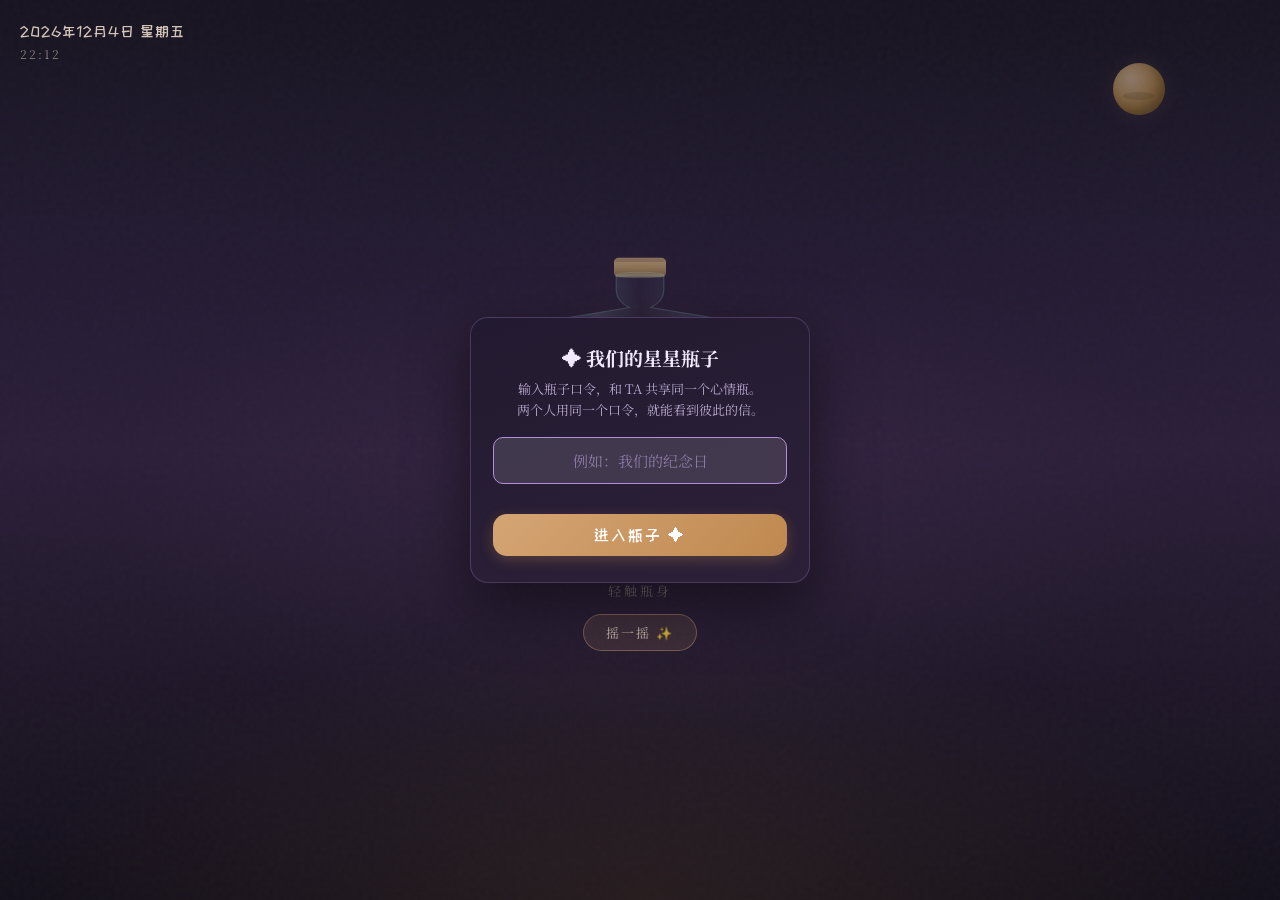
<file: index.html>
<!DOCTYPE html>
<html lang="zh-CN">
<head>
  <meta charset="UTF-8">
  <meta name="viewport" content="width=device-width, initial-scale=1.0, maximum-scale=1.0, user-scalable=no, viewport-fit=cover">
  <meta name="apple-mobile-web-app-capable" content="yes">
  <meta name="theme-color" content="#1a1721">
  <title>星星瓶子 ✦ 记忆</title>
  <link rel="manifest" href="manifest.json">
  <link rel="icon" type="image/png" sizes="32x32" href="favicon.png">
  <link rel="apple-touch-icon" href="apple-touch-icon.png">
  <meta name="mobile-web-app-capable" content="yes">
  <meta name="apple-mobile-web-app-status-bar-style" content="black-translucent">
  <meta name="apple-mobile-web-app-title" content="星星瓶子">
  <link rel="preconnect" href="https://fonts.googleapis.com">
  <link rel="preconnect" href="https://fonts.gstatic.com" crossorigin>
  <link href="https://fonts.googleapis.com/css2?family=ZCOOL+KuaiLe&family=Noto+Serif+SC:wght@400;500;700&display=swap" rel="stylesheet">
  <!-- Supabase JS：本地自托管（同源加载，不依赖任何第三方 CDN，国内网络也能稳定加载） -->
  <script src="./supabase.min.js"></script>
  <style>
    /* ===== Reset & Base ===== */
    * {
      margin: 0;
      padding: 0;
      box-sizing: border-box;
      -webkit-tap-highlight-color: transparent;
    }
    html, body {
      width: 100%;
      height: 100%;
      overflow: hidden;
      font-family: "Noto Serif SC", "PingFang SC", "Hiragino Sans GB", "Microsoft YaHei", serif;
      -webkit-user-select: none;
      user-select: none;
    }
    textarea { -webkit-user-select: text; user-select: text; }

    /* ===== Sky Background ===== */
    .sky {
      position: fixed;
      inset: 0;
      background:
        radial-gradient(ellipse 80% 50% at 50% 100%, rgba(180,120,60,0.12) 0%, transparent 60%),
        radial-gradient(ellipse 60% 40% at 50% 55%, rgba(80,50,90,0.25) 0%, transparent 70%),
        linear-gradient(180deg, #16121f 0%, #211930 25%, #2a1d38 50%, #1e1628 75%, #120e19 100%);
      z-index: 0;
    }
    .sky::after {
      content: '';
      position: absolute;
      inset: 0;
      background-image: url("data:image/svg+xml,%3Csvg viewBox='0 0 200 200' xmlns='http://www.w3.org/2000/svg'%3E%3Cfilter id='n'%3E%3CfeTurbulence type='fractalNoise' baseFrequency='0.85'/%3E%3C/filter%3E%3Crect width='100%25' height='100%25' filter='url(%23n)' opacity='0.03'/%3E%3C/svg%3E");
      pointer-events: none;
    }
    .stars-bg {
      position: absolute;
      inset: 0;
      z-index: 1;
      pointer-events: none;
    }
    .bg-star {
      position: absolute;
      background: #fff;
      border-radius: 50%;
      opacity: 0;
      animation: twinkle var(--dur, 3s) ease-in-out infinite;
      animation-delay: var(--delay, 0s);
    }
    @keyframes twinkle {
      0%, 100% { opacity: 0.08; transform: scale(0.8); }
      50% { opacity: var(--max-op, 0.7); transform: scale(1.1); }
    }
    .planet {
      position: absolute;
      top: 7%;
      right: 9%;
      width: 52px;
      height: 52px;
      border-radius: 50%;
      background: radial-gradient(circle at 35% 30%, #e8c89e, #c4933f 60%, #8a6420 100%);
      box-shadow: 0 0 30px rgba(232,200,158,0.15), inset -6px -6px 12px rgba(0,0,0,0.25);
      opacity: 0.55;
      z-index: 1;
    }
    .planet::before {
      content: '';
      position: absolute;
      top: 55%;
      left: 20%;
      width: 60%;
      height: 8px;
      border-radius: 50%;
      background: rgba(0,0,0,0.12);
    }

    /* ===== DateTime Display ===== */
    .datetime {
      position: fixed;
      top: max(20px, env(safe-area-inset-top));
      left: max(20px, env(safe-area-inset-left));
      z-index: 5;
      color: rgba(245,230,211,0.7);
      font-size: 13px;
      line-height: 1.6;
      opacity: 0;
      animation: fadeIn 0.8s ease 0.4s forwards;
    }
    .datetime .date-text {
      font-family: "ZCOOL KuaiLe", "Noto Serif SC", sans-serif;
      font-size: 15px;
      color: rgba(245,230,211,0.85);
      letter-spacing: 1px;
    }
    .datetime .time-text {
      font-size: 12px;
      color: rgba(245,230,211,0.5);
      letter-spacing: 2px;
      font-variant-numeric: tabular-nums;
    }

    /* ===== Main Scene ===== */
    .scene {
      position: relative;
      z-index: 2;
      width: 100%;
      height: 100%;
      display: flex;
      flex-direction: column;
      align-items: center;
      justify-content: center;
      opacity: 0;
      animation: sceneIn 1s ease 0.3s forwards;
    }
    @keyframes sceneIn { to { opacity: 1; } }
    @keyframes fadeIn { to { opacity: 1; } }

    .bottle-wrapper {
      position: relative;
      display: flex;
      align-items: center;
      justify-content: center;
    }
    .bottle-container {
      width: min(260px, 62vw);
      cursor: pointer;
      transition: transform 0.2s ease;
      animation: floatBottle 5s ease-in-out infinite;
    }
    .bottle-container:active { transform: scale(0.97); }
    .bottle-container.jiggle { animation: bottleJiggle 0.4s ease, floatBottle 5s ease-in-out 0.4s infinite; }
    @keyframes floatBottle {
      0%, 100% { transform: translateY(0); }
      50% { transform: translateY(-7px); }
    }
    @keyframes bottleJiggle {
      0%, 100% { transform: rotate(0deg) translateY(0); }
      20% { transform: rotate(-2deg) translateY(-3px); }
      60% { transform: rotate(2deg) translateY(-2px); }
      80% { transform: rotate(-1deg) translateY(0); }
    }
    .bottle-svg { width: 100%; height: auto; display: block; }

    .star-count {
      margin-top: 18px;
      color: rgba(245,230,211,0.6);
      font-size: 14px;
      letter-spacing: 1px;
    }
    .star-count span { color: #d4a574; font-weight: 700; font-size: 16px; }

    .hint {
      margin-top: 10px;
      color: rgba(245,230,211,0.35);
      font-size: 13px;
      letter-spacing: 3px;
      animation: hintPulse 3s ease-in-out infinite;
    }
    @keyframes hintPulse {
      0%, 100% { opacity: 0.3; }
      50% { opacity: 0.7; }
    }

    /* ===== Star Float & Shake ===== */
    .star-inner {
      transform-box: fill-box;
      transform-origin: center;
      animation: starFloat 4s ease-in-out infinite;
    }
    @keyframes starFloat {
      0%, 100% { transform: translateY(0) rotate(0deg); }
      50% { transform: translateY(-1.5px) rotate(2deg); }
    }
    .star-inner.star-shake {
      animation: starShake 0.7s ease-in-out;
    }
    @keyframes starShake {
      0%, 100% { transform: translate(0,0) rotate(0deg); }
      15% { transform: translate(-7px,5px) rotate(-18deg); }
      35% { transform: translate(6px,-4px) rotate(14deg); }
      55% { transform: translate(-5px,-6px) rotate(-10deg); }
      75% { transform: translate(7px,4px) rotate(16deg); }
    }

    .bottle-container.big-shake {
      animation: bottleShake 0.7s ease-in-out;
    }
    @keyframes bottleShake {
      0%, 100% { transform: rotate(0deg) translate(0,0); }
      15% { transform: rotate(-5deg) translate(-7px,2px); }
      35% { transform: rotate(5deg) translate(7px,-2px); }
      55% { transform: rotate(-4deg) translate(-6px,1px); }
      75% { transform: rotate(4deg) translate(6px,-1px); }
    }

    /* ===== Shake Button (desktop only) ===== */
    .shake-btn {
      margin-top: 14px;
      padding: 8px 22px;
      border-radius: 20px;
      border: 1px solid rgba(212,165,116,0.4);
      background: rgba(212,165,116,0.12);
      color: rgba(245,230,211,0.75);
      font-size: 13px;
      font-family: inherit;
      letter-spacing: 2px;
      cursor: pointer;
      display: none;
      transition: all 0.2s;
    }
    .shake-btn:hover {
      background: rgba(212,165,116,0.25);
      color: #fff;
    }
    .shake-btn:active { transform: scale(0.95); }
    body.is-desktop .shake-btn { display: inline-block; }

    /* ===== Overlays & Modals ===== */
    .overlay, .modal {
      position: fixed;
      inset: 0;
      z-index: 100;
      opacity: 0;
      pointer-events: none;
      transition: opacity 0.35s ease;
      display: flex;
      align-items: center;
      justify-content: center;
    }
    .overlay.active, .modal.active {
      opacity: 1;
      pointer-events: auto;
    }

    /* Rain layer (sad letters) */
    .rain-layer {
      position: fixed;
      inset: 0;
      display: block;
      width: 100%;
      height: 100%;
      pointer-events: none;
      z-index: 150;
      opacity: 0;
      transition: opacity 0.9s ease;
    }
    .rain-layer.raining { opacity: 1; }

    /* Room (shared bottle passcode) */
    .room-modal { z-index: 300; }
    .room-paper {
      position: relative;
      z-index: 2;
      width: 86%;
      max-width: 340px;
      background: linear-gradient(160deg, #221a30, #2c2038);
      border: 1px solid rgba(180,140,220,0.25);
      border-radius: 18px;
      padding: 26px 22px;
      text-align: center;
      box-shadow: 0 20px 60px rgba(0,0,0,0.5);
    }
    .room-paper h2 { color: #f3e9ff; font-weight: 700; font-size: 19px; margin-bottom: 8px; }
    .room-paper p { color: #b9a9cf; font-size: 13px; line-height: 1.6; margin-bottom: 16px; }
    .room-input {
      width: 100%;
      background: rgba(255,255,255,0.08);
      border: 1px solid rgba(180,140,220,0.3);
      border-radius: 10px;
      padding: 12px 14px;
      font-size: 15px;
      color: #fff;
      font-family: inherit;
      outline: none;
      text-align: center;
      margin-bottom: 16px;
    }
    .room-input:focus { border-color: #b48cdc; background: rgba(255,255,255,0.12); }
    .room-input::placeholder { color: #8c7ba6; }

    /* Menu Overlay */
    .menu-overlay {
      background: rgba(15,12,22,0.55);
      backdrop-filter: blur(3px);
      -webkit-backdrop-filter: blur(3px);
    }
    .menu-card {
      display: flex;
      gap: 20px;
      transform: scale(0.85) translateY(20px);
      transition: transform 0.35s cubic-bezier(0.34, 1.56, 0.64, 1);
    }
    .menu-overlay.active .menu-card { transform: scale(1) translateY(0); }
    .menu-btn {
      display: flex;
      flex-direction: column;
      align-items: center;
      gap: 10px;
      padding: 24px 28px;
      background: rgba(245,240,232,0.08);
      border: 1.5px solid rgba(245,230,211,0.2);
      border-radius: 20px;
      color: #f5e6d3;
      font-family: "ZCOOL KuaiLe", "Noto Serif SC", sans-serif;
      font-size: 16px;
      cursor: pointer;
      transition: all 0.25s ease;
      backdrop-filter: blur(6px);
      -webkit-backdrop-filter: blur(6px);
      min-width: 110px;
    }
    .menu-btn:active, .menu-btn:hover {
      background: rgba(245,240,232,0.15);
      border-color: rgba(212,165,116,0.5);
      transform: translateY(-2px);
    }
    .menu-icon {
      font-size: 28px;
      line-height: 1;
    }
    .menu-btn.write-btn .menu-icon { color: #d4a574; }
    .menu-btn.view-btn .menu-icon { color: #e8c39e; }

    /* Write Modal */
    .write-modal { background: rgba(15,12,22,0.7); backdrop-filter: blur(4px); -webkit-backdrop-filter: blur(4px); }
    .write-paper {
      width: min(440px, 92vw);
      max-height: 88vh;
      background:
        repeating-linear-gradient(transparent, transparent 30px, rgba(180,160,130,0.1) 31px),
        linear-gradient(135deg, #faf6ef 0%, #f3ede2 100%);
      border-radius: 16px;
      padding: 24px 22px 20px;
      box-shadow: 0 12px 40px rgba(0,0,0,0.35);
      transform: scale(0.92) translateY(15px);
      transition: transform 0.35s cubic-bezier(0.34, 1.56, 0.64, 1);
      display: flex;
      flex-direction: column;
      overflow: hidden;
    }
    .write-modal.active .write-paper { transform: scale(1) translateY(0); }

    .paper-header {
      display: flex;
      justify-content: space-between;
      align-items: flex-start;
      margin-bottom: 18px;
      padding-bottom: 12px;
      border-bottom: 1.5px solid rgba(180,160,130,0.2);
    }
    .paper-datetime { color: #6b5d4f; }
    .paper-datetime #writeDate {
      font-family: "ZCOOL KuaiLe", sans-serif;
      font-size: 17px;
      letter-spacing: 1px;
      color: #4a3d2f;
    }
    .paper-datetime #writeTime {
      font-size: 12px;
      color: #9a8d7f;
      letter-spacing: 2px;
      margin-top: 2px;
      font-variant-numeric: tabular-nums;
    }
    .close-btn {
      width: 32px;
      height: 32px;
      border-radius: 50%;
      border: none;
      background: rgba(107,93,79,0.1);
      color: #6b5d4f;
      font-size: 16px;
      cursor: pointer;
      display: flex;
      align-items: center;
      justify-content: center;
      transition: all 0.2s;
      flex-shrink: 0;
    }
    .close-btn:active { background: rgba(107,93,79,0.2); transform: scale(0.92); }

    .emotion-section { margin-bottom: 16px; }
    .section-label {
      font-size: 13px;
      color: #9a8d7f;
      margin-bottom: 10px;
      letter-spacing: 1px;
    }
    .emotion-selector {
      display: grid;
      grid-template-columns: repeat(4, 1fr);
      gap: 8px;
    }
    .emotion-btn {
      display: flex;
      flex-direction: column;
      align-items: center;
      gap: 5px;
      padding: 12px 4px 10px;
      border-radius: 14px;
      border: 2px solid rgba(180,160,130,0.15);
      background: rgba(255,255,255,0.4);
      cursor: pointer;
      transition: all 0.25s ease;
    }
    .emotion-btn .emo-star { width: 26px; height: 26px; transition: transform 0.25s; }
    .emotion-btn .emo-label {
      font-size: 12px;
      color: #6b5d4f;
      letter-spacing: 0.5px;
    }
    .emotion-btn:active { transform: scale(0.95); }
    .emotion-btn.selected {
      border-color: var(--emo-color);
      background: rgba(255,255,255,0.7);
      box-shadow: 0 2px 12px rgba(0,0,0,0.06);
    }
    .emotion-btn.selected .emo-star { transform: scale(1.15) rotate(10deg); }
    .emotion-btn.selected .emo-label { color: var(--emo-color); font-weight: 700; }

    .text-section { flex: 1; display: flex; flex-direction: column; min-height: 0; }
    #letterText {
      width: 100%;
      flex: 1;
      min-height: 140px;
      max-height: 40vh;
      border: none;
      background: transparent;
      resize: none;
      font-family: "Noto Serif SC", "STKaiti", "KaiTi", serif;
      font-size: 15px;
      line-height: 31px;
      color: #3d2b1f;
      outline: none;
      padding: 4px 2px;
    }
    #letterText::placeholder { color: #c4b8a8; font-size: 14px; }

    .fold-btn {
      margin-top: 14px;
      padding: 13px;
      border: none;
      border-radius: 14px;
      background: linear-gradient(135deg, #d4a574, #c08850);
      color: #fff;
      font-family: "ZCOOL KuaiLe", sans-serif;
      font-size: 16px;
      letter-spacing: 2px;
      cursor: pointer;
      transition: all 0.25s ease;
      box-shadow: 0 4px 14px rgba(192,136,80,0.3);
    }
    .fold-btn:active { transform: scale(0.97); }
    .fold-btn:disabled {
      opacity: 0.4;
      box-shadow: none;
      cursor: not-allowed;
    }

    /* View Modal */
    .view-modal { background: rgba(15,12,22,0.7); backdrop-filter: blur(4px); -webkit-backdrop-filter: blur(4px); }
    .view-container {
      width: min(640px, 92vw);
      max-height: 85vh;
      background: linear-gradient(135deg, #1e1a28 0%, #251f33 100%);
      border: 1px solid rgba(212,165,116,0.15);
      border-radius: 18px;
      overflow: hidden;
      display: flex;
      flex-direction: column;
      transform: scale(0.92) translateY(15px);
      transition: transform 0.35s cubic-bezier(0.34, 1.56, 0.64, 1);
    }
    .view-modal.active .view-container { transform: scale(1) translateY(0); }
    .view-header {
      display: flex;
      justify-content: space-between;
      align-items: center;
      padding: 18px 22px;
      border-bottom: 1px solid rgba(245,230,211,0.08);
    }
    .view-header h2 {
      font-family: "ZCOOL KuaiLe", sans-serif;
      font-size: 18px;
      color: #f5e6d3;
      letter-spacing: 2px;
    }
    .view-header .close-btn {
      background: rgba(245,230,211,0.08);
      color: #f5e6d3;
    }
    .view-header .close-btn:active { background: rgba(245,230,211,0.15); }
    .letters-list {
      flex: 1;
      overflow-y: auto;
      padding: 16px 18px;
      -webkit-overflow-scrolling: touch;
    }
    .letters-list::-webkit-scrollbar { width: 4px; }
    .letters-list::-webkit-scrollbar-thumb { background: rgba(212,165,116,0.2); border-radius: 2px; }

    .letter-card {
      background: linear-gradient(135deg, #faf6ef, #f3ede2);
      border-radius: 12px;
      padding: 14px 16px;
      margin-bottom: 10px;
      border-left: 4px solid var(--emo-color);
      box-shadow: 0 2px 10px rgba(0,0,0,0.15);
      opacity: 0;
      transform: translateY(12px);
      animation: cardIn 0.4s ease forwards;
    }
    @keyframes cardIn { to { opacity: 1; transform: translateY(0); } }
    .card-top {
      display: flex;
      justify-content: space-between;
      align-items: center;
      margin-bottom: 8px;
    }
    .card-date-row { display: flex; align-items: center; gap: 8px; }
    .card-star { width: 18px; height: 18px; flex-shrink: 0; }
    .card-date { font-size: 12px; color: #9a8d7f; font-variant-numeric: tabular-nums; }
    .card-emotion {
      font-size: 11px;
      padding: 2px 9px;
      border-radius: 10px;
      background: var(--emo-color);
      color: #fff;
      letter-spacing: 0.5px;
    }
    .card-content {
      font-size: 14px;
      color: #3d2b1f;
      line-height: 1.7;
      white-space: pre-wrap;
      word-break: break-word;
      max-height: 300px;
      overflow-y: auto;
    }
    .card-content::-webkit-scrollbar { width: 3px; }
    .card-content::-webkit-scrollbar-thumb { background: rgba(0,0,0,0.1); border-radius: 2px; }
    .card-resolution {
      margin-top: 10px;
      padding-top: 10px;
      border-top: 1px dashed rgba(150,130,100,0.2);
    }
    .resolution-label {
      font-size: 11px;
      color: #9a8d7f;
      margin-bottom: 6px;
      display: flex;
      align-items: center;
      gap: 4px;
    }
    .resolution-label::before {
      content: '✦';
      color: var(--emo-color);
      font-size: 10px;
    }
    .resolution-text {
      font-size: 13px;
      color: #5a4a3a;
      line-height: 1.6;
      white-space: pre-wrap;
      word-break: break-word;
      background: rgba(255,255,255,0.5);
      border-radius: 6px;
      padding: 6px 8px;
    }
    .resolution-input {
      width: 100%;
      background: rgba(255,255,255,0.6);
      border: 1px solid rgba(150,130,100,0.2);
      border-radius: 6px;
      padding: 6px 8px;
      font-size: 13px;
      color: #3d2b1f;
      font-family: inherit;
      resize: vertical;
      min-height: 44px;
      outline: none;
      line-height: 1.5;
    }
    .resolution-input:focus {
      border-color: rgba(212,165,116,0.5);
      background: rgba(255,255,255,0.8);
    }
    .resolution-actions {
      display: flex;
      gap: 8px;
      margin-top: 6px;
    }
    .res-btn {
      font-size: 12px;
      padding: 4px 12px;
      border-radius: 6px;
      border: none;
      cursor: pointer;
      font-family: inherit;
      transition: all 0.2s;
    }
    .res-btn-save {
      background: var(--emo-color);
      color: #fff;
    }
    .res-btn-save:hover { opacity: 0.85; }
    .res-btn-cancel {
      background: rgba(150,130,100,0.15);
      color: #9a8d7f;
    }
    .res-btn-cancel:hover { background: rgba(150,130,100,0.25); }
    .res-btn-edit {
      background: transparent;
      color: #9a8d7f;
      padding: 2px 8px;
      font-size: 11px;
      border: 1px solid rgba(150,130,100,0.2);
    }
    .res-btn-edit:hover { border-color: var(--emo-color); color: var(--emo-color); }
    .res-btn-delete {
      width: 100%;
      margin-top: 10px;
      padding: 7px 0;
      background: rgba(231,76,60,0.12);
      color: #c0392b;
      border: 1px solid rgba(231,76,60,0.3);
      font-size: 12px;
    }
    .res-btn-delete:hover { background: rgba(231,76,60,0.2); }
    .res-btn-delete.confirming {
      background: #c0392b;
      color: #fff;
      border-color: #c0392b;
    }
    .empty-state {
      display: flex;
      flex-direction: column;
      align-items: center;
      justify-content: center;
      padding: 60px 20px;
      color: rgba(245,230,211,0.4);
      text-align: center;
    }
    .empty-state .empty-icon { font-size: 40px; margin-bottom: 12px; opacity: 0.3; }
    .empty-state p { font-size: 14px; letter-spacing: 1px; line-height: 1.8; }

    /* Fold Animation Overlay */
    .fold-overlay {
      position: fixed;
      inset: 0;
      z-index: 200;
      background: rgba(15,12,22,0.75);
      backdrop-filter: blur(2px);
      -webkit-backdrop-filter: blur(2px);
      opacity: 0;
      pointer-events: none;
      transition: opacity 0.3s ease;
      display: flex;
      align-items: center;
      justify-content: center;
    }
    .fold-overlay.active { opacity: 1; pointer-events: auto; }
    .fold-scene {
      position: relative;
      width: 200px;
      height: 300px;
      display: flex;
      align-items: center;
      justify-content: center;
    }
    .paper-fold {
      width: 72px;
      height: 90px;
      background:
        repeating-linear-gradient(transparent, transparent 16px, rgba(180,160,130,0.15) 17px),
        linear-gradient(135deg, #faf6ef, #f0e8d8);
      border-radius: 3px;
      box-shadow: 0 4px 14px rgba(0,0,0,0.25);
      position: absolute;
      opacity: 0;
    }
    .paper-fold.folding { animation: foldPaper 0.8s cubic-bezier(0.55, 0, 0.45, 1) forwards; }
    @keyframes foldPaper {
      0% { transform: scale(1) rotate(0deg); opacity: 1; }
      25% { transform: scale(0.85) rotate(90deg); opacity: 0.95; }
      50% { transform: scale(0.6) rotate(180deg); opacity: 0.8; border-radius: 20%; }
      75% { transform: scale(0.4) rotate(270deg); opacity: 0.5; border-radius: 40%; }
      100% { transform: scale(0.15) rotate(360deg); opacity: 0; border-radius: 50%; }
    }
    .star-fold {
      position: absolute;
      opacity: 0;
      transform: scale(0);
    }
    .star-fold.appearing { animation: starAppear 0.5s cubic-bezier(0.34, 1.56, 0.64, 1) forwards; }
    @keyframes starAppear {
      0% { transform: scale(0) rotate(-180deg); opacity: 0; }
      60% { transform: scale(1.3) rotate(10deg); opacity: 1; }
      100% { transform: scale(1) rotate(0deg); opacity: 1; }
    }
    .star-fold.dropping { animation: starDrop 0.9s cubic-bezier(0.4, 0, 0.6, 1) forwards; }
    @keyframes starDrop {
      0% { transform: translateY(0) scale(1) rotate(0deg); opacity: 1; }
      30% { transform: translateY(50px) scale(0.9) rotate(15deg); opacity: 1; }
      60% { transform: translateY(120px) scale(0.6) rotate(30deg); opacity: 0.7; }
      100% { transform: translateY(220px) scale(0.1) rotate(45deg); opacity: 0; }
    }

    /* Responsive */
    @media (max-width: 480px) {
      .menu-card { flex-direction: column; gap: 14px; }
      .menu-btn { flex-direction: row; min-width: 180px; padding: 16px 24px; }
      .emotion-btn { padding: 10px 2px 8px; }
      .emotion-btn .emo-star { width: 22px; height: 22px; }
      .emotion-btn .emo-label { font-size: 11px; }
      .planet { width: 40px; height: 40px; top: 5%; right: 7%; }
    }
  </style>
</head>
<body>
  <!-- Sky Background -->
  <div class="sky"></div>
  <div class="stars-bg" id="starsBg"></div>
  <div class="planet"></div>

  <!-- DateTime -->
  <div class="datetime">
    <div class="date-text" id="dateText"></div>
    <div class="time-text" id="timeText"></div>
  </div>

  <!-- Main Scene -->
  <div class="scene" id="scene">
    <div class="bottle-wrapper">
      <div class="bottle-container" id="bottle">
        <svg viewBox="0 0 240 260" xmlns="http://www.w3.org/2000/svg" class="bottle-svg">
          <defs>
            <linearGradient id="glassGrad" x1="0%" y1="0%" x2="100%" y2="0%">
              <stop offset="0%" stop-color="rgba(150,200,220,0.04)"/>
              <stop offset="20%" stop-color="rgba(180,220,240,0.16)"/>
              <stop offset="50%" stop-color="rgba(150,200,220,0.02)"/>
              <stop offset="80%" stop-color="rgba(180,220,240,0.1)"/>
              <stop offset="100%" stop-color="rgba(150,200,220,0.04)"/>
            </linearGradient>
            <linearGradient id="corkGrad" x1="0%" y1="0%" x2="0%" y2="100%">
              <stop offset="0%" stop-color="#A0826D"/>
              <stop offset="50%" stop-color="#8B7355"/>
              <stop offset="100%" stop-color="#6B5340"/>
            </linearGradient>
            <radialGradient id="innerGlow" cx="50%" cy="78%" r="35%">
              <stop offset="0%" stop-color="rgba(255,200,120,0.1)"/>
              <stop offset="100%" stop-color="rgba(255,200,120,0)"/>
            </radialGradient>
            <radialGradient id="outerGlow" cx="50%" cy="50%" r="50%">
              <stop offset="0%" stop-color="rgba(200,160,100,0.06)"/>
              <stop offset="100%" stop-color="rgba(200,160,100,0)"/>
            </radialGradient>
            <clipPath id="bottleClip">
              <path d="M 50,65 L 50,175 Q 50,210 120,210 Q 190,210 190,175 L 190,65 Z"/>
            </clipPath>
          </defs>
          <!-- Outer glow -->
          <ellipse cx="120" cy="140" rx="130" ry="110" fill="url(#outerGlow)"/>
          <!-- Shadow under bottle -->
          <ellipse cx="120" cy="222" rx="72" ry="6" fill="rgba(0,0,0,0.18)"/>
          <!-- Cork -->
          <rect x="96" y="8" width="48" height="18" rx="4" fill="url(#corkGrad)"/>
          <rect x="96" y="8" width="48" height="4" rx="4" fill="rgba(0,0,0,0.15)"/>
          <!-- Bottle body -->
          <path d="M 98,24 L 98,38 Q 98,48 110,54 L 50,64 L 50,175 Q 50,212 120,212 Q 190,212 190,175 L 190,64 L 130,54 Q 142,48 142,38 L 142,24 Z"
                fill="url(#glassGrad)" stroke="rgba(150,200,220,0.22)" stroke-width="1"/>
          <!-- Bottle mouth -->
          <ellipse cx="120" cy="24" rx="22" ry="2.5" fill="rgba(150,200,220,0.08)" stroke="rgba(150,200,220,0.18)" stroke-width="0.8"/>
          <!-- Inner glow -->
          <g clip-path="url(#bottleClip)">
            <rect x="44" y="55" width="152" height="160" fill="url(#innerGlow)"/>
          </g>
          <!-- Stars inside bottle -->
          <g clip-path="url(#bottleClip)" id="bottleStars"></g>
          <!-- Glass highlights -->
          <path d="M 56,72 L 56,195" stroke="rgba(255,255,255,0.18)" stroke-width="2.5" stroke-linecap="round" fill="none"/>
          <path d="M 184,72 L 184,150" stroke="rgba(255,255,255,0.08)" stroke-width="1.5" stroke-linecap="round" fill="none"/>
          <!-- Bottom reflection -->
          <ellipse cx="120" cy="207" rx="36" ry="3.5" fill="rgba(255,255,255,0.06)"/>
        </svg>
      </div>
    </div>
    <div class="star-count">瓶中有 <span id="starCount">0</span> 颗星星</div>
    <div class="hint" id="hint">轻触瓶身</div>
    <button class="shake-btn" id="shakeBtn">摇一摇 ✨</button>
  </div>

  <!-- Menu Overlay -->
  <div class="overlay menu-overlay" id="menuOverlay">
    <div class="menu-card">
      <button class="menu-btn write-btn" id="writeBtn">
        <span class="menu-icon">✎</span>
        <span>写信</span>
      </button>
      <button class="menu-btn view-btn" id="viewBtn">
        <span class="menu-icon">✦</span>
        <span>查看信件</span>
      </button>
    </div>
  </div>

  <!-- Room / Shared Passcode Modal -->
  <div class="modal room-modal" id="roomModal">
    <div class="room-paper">
      <h2>✦ 我们的星星瓶子</h2>
      <p>输入瓶子口令，和 TA 共享同一个心情瓶。<br>两个人用同一个口令，就能看到彼此的信。</p>
      <input id="roomInput" class="room-input" placeholder="例如：我们的纪念日" />
      <button id="enterBtn" class="fold-btn" style="width:100%;">进入瓶子 ✦</button>
    </div>
  </div>

  <!-- Write Modal -->
  <div class="modal write-modal" id="writeModal">
    <div class="write-paper">
      <div class="paper-header">
        <div class="paper-datetime">
          <div id="writeDate"></div>
          <div id="writeTime"></div>
        </div>
        <button class="close-btn" id="closeWrite">&times;</button>
      </div>
      <div class="emotion-section">
        <div class="section-label">今天的心情</div>
        <div class="emotion-selector" id="emotionSelector"></div>
      </div>
      <div class="text-section">
        <textarea id="letterText" placeholder="今天发生了什么……写下来，折成一颗星星。" maxlength="5000"></textarea>
      </div>
      <button class="fold-btn" id="foldBtn" disabled>折成星星 ✦</button>
    </div>
  </div>

  <!-- View Modal -->
  <div class="modal view-modal" id="viewModal">
    <div class="view-container">
      <div class="view-header">
        <h2>瓶中信件</h2>
        <button class="close-btn" id="closeView">&times;</button>
      </div>
      <div class="letters-list" id="lettersList"></div>
    </div>
  </div>

  <!-- Rain Effect Canvas (sad letters) -->
  <canvas id="rainCanvas" class="rain-layer"></canvas>

  <!-- Fold Animation Overlay -->
  <div class="fold-overlay" id="foldOverlay">
    <div class="fold-scene">
      <div class="paper-fold" id="paperFold"></div>
      <div class="star-fold" id="starFold"></div>
    </div>
  </div>

  <script>
    /* ===== Emotion Data ===== */
    const EMOTIONS = [
      { level: 1, label: '开心', color: '#F4D03F', dark: '#B7950B', light: '#F9E79F' },
      { level: 2, label: '难过', color: '#5DADE2', dark: '#2874A6', light: '#AED6F1' },
      { level: 3, label: '生气', color: '#E74C3C', dark: '#A93226', light: '#EC7063' },
    ];

    /* ===== Star SVG Generator ===== */
    let starGradCounter = 0;
    // 把情绪的 3 色阶转成 5 层面片色（情绪选择器按钮上的小星星用）
    function emoToColors(emo) {
      if (!emo) emo = EMOTIONS[0];
      return { top: emo.light, light: emo.light, base: emo.color, dark: emo.dark, edge: emo.dark };
    }
    function createStarSVG(colors, size) {
      size = size || 20;
      if (!colors) colors = generateStarColors();
      var faces = buildStarFaces(colors);
      return '<svg viewBox="0 0 100 100" width="' + size + '" height="' + size + '" xmlns="http://www.w3.org/2000/svg" class="star-svg">'
        + faces
        + '</svg>';
    }

    /* ===== Data Storage ===== */
    var STORAGE_KEY = 'star_bottle_letters_v1';
    var letters = [];
    try { letters = JSON.parse(localStorage.getItem(STORAGE_KEY) || '[]'); } catch(e) { letters = []; }
    function saveLetters() {
      try { localStorage.setItem(STORAGE_KEY, JSON.stringify(letters)); } catch(e) { console.error('保存失败'); }
    }

    /* ===== Supabase (shared cloud storage) ===== */
    // ↓↓↓ 把这两个值换成你自己的 Supabase 项目凭证（Project Settings → API）↓↓↓
    var SUPABASE_URL = 'https://jzqorrdzdbdbwvrtpwmt.supabase.co';
    var SUPABASE_ANON = 'eyJhbGciOiJIUzI1NiIsInR5cCI6IkpXVCJ9.eyJpc3MiOiJzdXBhYmFzZSIsInJlZiI6Imp6cW9ycmR6ZGJkYnd2cnRwd210Iiwicm9sZSI6ImFub24iLCJpYXQiOjE3ODY5Nzc2MDQsImV4cCI6MjEwMjU1MzYwNH0.FCvmbdT_mKhQzyLXBBOa4j_5u3CbFTXhpnXIaErdysY';
    var supabase = null;
    function ensureSupabase() {
      if (!supabase && window.supabase && SUPABASE_URL.indexOf('YOUR_') !== 0 && SUPABASE_ANON.indexOf('YOUR_') !== 0) {
        try { supabase = window.supabase.createClient(SUPABASE_URL, SUPABASE_ANON); } catch (e) { supabase = null; }
      }
      return supabase;
    }
    var currentRoom = null;

    function rowToLetter(r) {
      return {
        id: r.id,
        emotionLevel: r.emotion_level,
        emotionLabel: r.emotion_label,
        starColors: r.star_colors,
        content: r.content,
        timestamp: r.timestamp,
        resolution: r.resolution || ''
      };
    }
    // 云端数据变化后，智能合并到本地并同步瓶子（新增只掉入新的一颗，删除则重建）
    function syncFromCloud(opts) {
      opts = opts || {};
      if (!supabase || !currentRoom) return;
      supabase.from('letters').select('*').eq('room', currentRoom).then(function(res) {
        if (res.error) { console.error(res.error); return; }
        var data = res.data || [];
        var localIds = {};
        letters.forEach(function(l) { localIds[l.id] = true; });
        var added = data.filter(function(r) { return !localIds[r.id]; });
        var cloudCount = data.length;
        var localCount = 0; for (var k in localIds) localCount++;
        if (opts.initial) {
          letters = data.map(rowToLetter);
          saveLetters();
          renderLettersList();
          initPhysicsStars();
          return;
        }
        if (added.length === 0 && cloudCount === localCount) {
          // 数据集合完全一致（如 resolution 更新已在本地处理）→ 不动瓶子
          return;
        }
        letters = data.map(rowToLetter);
        saveLetters();
        renderLettersList();
        if (added.length > 0) {
          added.forEach(function(r) {
            var idx = -1;
            for (var i = 0; i < letters.length; i++) { if (letters[i].id === r.id) { idx = i; break; } }
            if (idx >= 0) addNewStar(idx);
          });
        } else {
          initPhysicsStars();
        }
      });
    }

    // 轮询兜底：每 4 秒拉取一次云端，确保即使实时通道被网络拦截，双方也能保持同步
    var __pollTimer = null;
    function startSyncPolling() {
      if (__pollTimer) return;
      __pollTimer = setInterval(function() {
        if (supabase && currentRoom) syncFromCloud();
      }, 4000);
    }
    /* ===== Date/Time ===== */
    var weekdays = ['星期日','星期一','星期二','星期三','星期四','星期五','星期六'];
    function formatDate(d) {
      return d.getFullYear() + '年' + (d.getMonth()+1) + '月' + d.getDate() + '日 ' + weekdays[d.getDay()];
    }
    function formatTime(d) {
      var h = String(d.getHours()).padStart(2,'0');
      var m = String(d.getMinutes()).padStart(2,'0');
      return h + ':' + m;
    }
    function formatDateShort(ts) {
      var d = new Date(ts);
      return (d.getMonth()+1) + '月' + d.getDate() + '日 ' + String(d.getHours()).padStart(2,'0') + ':' + String(d.getMinutes()).padStart(2,'0');
    }
    function updateDateTime() {
      var now = new Date();
      document.getElementById('dateText').textContent = formatDate(now);
      document.getElementById('timeText').textContent = formatTime(now);
      document.getElementById('writeDate').textContent = formatDate(now);
      document.getElementById('writeTime').textContent = formatTime(now);
    }

    /* ===== Background Stars ===== */
    function createBgStars() {
      var container = document.getElementById('starsBg');
      var count = 70;
      for (var i = 0; i < count; i++) {
        var star = document.createElement('div');
        star.className = 'bg-star';
        star.style.left = (Math.random() * 100) + '%';
        star.style.top = (Math.random() * 100) + '%';
        star.style.setProperty('--delay', (Math.random() * 3) + 's');
        star.style.setProperty('--dur', (2 + Math.random() * 4) + 's');
        star.style.setProperty('--max-op', (0.3 + Math.random() * 0.5));
        var s = 1 + Math.random() * 2.5;
        star.style.width = s + 'px';
        star.style.height = s + 'px';
        container.appendChild(star);
      }
    }

    /* ===== Random Color Helpers ===== */
    function randomInt(min, max) {
      return Math.floor(Math.random() * (max - min + 1)) + min;
    }
    function randomColor(baseHue, hueVar, satMin, satMax, lightMin, lightMax) {
      var h = baseHue + randomInt(-hueVar, hueVar);
      var s = randomInt(satMin, satMax);
      var l = randomInt(lightMin, lightMax);
      return 'hsl(' + h + ',' + s + '%,' + l + '%)';
    }
    // 全随机色相，与情绪无关；传 seed 则基于种子稳定（旧数据迁移用）
    function generateStarColors(seed) {
      var h, s, l;
      if (seed !== undefined) {
        h = Math.floor(seededRandom(seed) * 360);
        s = 72 + Math.floor(seededRandom(seed + 1) * 23);
        l = 45 + Math.floor(seededRandom(seed + 2) * 15);
      } else {
        h = randomInt(0, 359);
        s = randomInt(72, 95);
        l = randomInt(45, 60);
      }
      function hsl(dl, ds) {
        var ll = Math.max(6, Math.min(92, l + dl));
        var ss = Math.max(20, Math.min(100, s + (ds || 0)));
        return 'hsl(' + h + ',' + ss + '%,' + ll + '%)';
      }
      return {
        top:   hsl(18, -6),   // 中心凸起面 - 最亮
        light: hsl(9,  -3),   // 受光三角面
        base:  hsl(0),        // 底色
        dark:  hsl(-14, 2),   // 背光三角面
        edge:  hsl(-26, 6)    // 边缘轮廓 - 最深
      };
    }

    /* ===== 3D Origami Star Facets ===== */
    // 纸折幸运星的几何面片：中心凸起五边形 + 5 个亮瓣 + 5 个暗瓣 + 折痕/脊线
    function buildStarFaces(c) {
      var tips   = ['50,8','89.9,37.1','74.7,83.9','25.3,83.9','10.1,37.1'];   // 外尖角
      var notchs = ['61.8,33.8','69.0,56.2','50,70','31.0,56.2','38.2,33.8'];  // 凹点
      var inner  = ['50,30.5','65.96,42.14','59.88,60.86','40.12,60.86','34.04,42.14']; // 中心五边形顶点
      var h = '';
      // 1. 兜底轮廓（防止面片之间露缝）
      h += '<path d="M 50,8 L 61.8,33.8 L 89.9,37.1 L 69.0,56.2 L 74.7,83.9 L 50,70 L 25.3,83.9 L 31.0,56.2 L 10.1,37.1 L 38.2,33.8 Z" '
         + 'fill="' + c.base + '" stroke="' + c.edge + '" stroke-width="1.6" stroke-linejoin="round"/>';
      // 2. 五个瓣：每个由亮面(内顶点→尖角→左凹点) + 暗面(尖角→右凹点→内顶点) 组成
      for (var i = 0; i < 5; i++) {
        var prev = (i + 4) % 5;
        h += '<polygon points="' + inner[i] + ' ' + tips[i] + ' ' + notchs[prev] + '" fill="' + c.light + '"/>';
        h += '<polygon points="' + tips[i] + ' ' + notchs[i] + ' ' + inner[i] + '" fill="' + c.dark + '"/>';
      }
      // 3. 中心凸起五边形（顶面，最亮）
      h += '<polygon points="' + inner.join(' ') + '" fill="' + c.top + '"/>';
      // 4. 折痕：中心五边形边缘 - 暗线
      h += '<polygon points="' + inner.join(' ') + '" fill="none" stroke="rgba(0,0,0,0.22)" stroke-width="1" stroke-linejoin="round"/>';
      // 5. 脊线：内顶点→外尖角，白色高光折线
      h += '<path d="M 50,30.5 L 50,8 M 65.96,42.14 L 89.9,37.1 M 59.88,60.86 L 74.7,83.9 M 40.12,60.86 L 25.3,83.9 M 34.04,42.14 L 10.1,37.1" '
         + 'stroke="rgba(255,255,255,0.28)" stroke-width="1" fill="none"/>';
      // 6. 顶部小光晕（内缩五边形，增加球面凸起感）
      h += '<polygon points="50,39.5 56.38,44.16 53.95,51.64 46.05,51.64 43.62,44.16" fill="rgba(255,255,255,0.20)"/>';
      return h;
    }

    /* ===== 2D Physics Engine for Bottle Stars =====
       星星受重力下落、互相碰撞、堆叠在瓶底，不再钉在固定位置 */
    var activeStars = [];      // 正在物理模拟的星星
    var pendingStars = [];     // 等待从瓶口掉落的星星
    var physRunning = false;
    var physRaf = null;
    var physLast = 0;
    var releaseAccum = 0;

    // 瓶子内壁几何（SVG viewBox 240x260 坐标系）
    var BOTTLE = {
      left: 52, right: 188,    // 瓶身内壁 x 范围
      mouthY: 58,              // 瓶口上界（防止星星堆出瓶外）
      bottomY: function(x) {   // 底部弧线（抛物线近似）
        var t = (x - 120) / 70;
        return 212 - 37 * t * t;
      }
    };
    var PHYS = { gravity: 620, restitution: 0.4, friction: 0.88, drag: 0.992 };

    function seededRandom(seed) {
      var x = Math.sin(seed) * 10000;
      return x - Math.floor(x);
    }

    // 星星尺寸随总数自适应：少时大颗清晰，多时变小以全部真实堆进瓶肚
    function starSizeForTotal(total) {
      if (total <= 30) return { min: 17, max: 27 };
      if (total <= 60) return { min: 14, max: 22 };
      if (total <= 100) return { min: 11, max: 17 };
      return { min: 9, max: 13 };
    }

    function makeStarData(idx, entering) {
      var seedBase = (letters[idx] && letters[idx].id) || (idx * 7919);
      var sr = function(offset) { return seededRandom(seedBase + offset); };
      var sz = starSizeForTotal(letters.length);
      var baseSize = sz.min + sr(4) * (sz.max - sz.min);
      return {
        x: entering ? (108 + Math.random() * 24) : (108 + sr(1) * 24),
        y: entering ? 12 : 12,
        vx: entering ? (Math.random() - 0.5) * 60 : (sr(7) - 0.5) * 60,
        vy: 0,
        r: baseSize / 2,
        rot: sr(3) * 360,
        rotV: (sr(8) - 0.5) * 150,
        scale: baseSize / 100,
        colors: (letters[idx] && letters[idx].starColors) || generateStarColors(seedBase),
        el: null
      };
    }

    function buildStarDom(data, idx) {
      var container = document.getElementById('bottleStars');
      var g = document.createElementNS('http://www.w3.org/2000/svg', 'g');
      g.setAttribute('class', 'phys-star');
      var inner = document.createElementNS('http://www.w3.org/2000/svg', 'g');
      inner.setAttribute('class', 'star-inner');
      var d = Math.abs(Math.sin(idx * 2.7));
      var dur = 3.2 + Math.abs(Math.cos(idx * 1.7)) * 2.5;
      inner.setAttribute('style', 'animation-delay:' + (d * -4) + 's;animation-duration:' + dur + 's');
      inner.innerHTML = '<path d="M 50,10 L 61.8,35.8 L 89.9,39.1 L 69.0,58.2 L 74.7,85.9 L 50,72 L 25.3,85.9 L 31.0,58.2 L 10.1,39.1 L 38.2,35.8 Z" '
        + 'fill="rgba(0,0,0,0.22)" transform="translate(1.5,2.5)"/>'
        + buildStarFaces(data.colors);
      g.appendChild(inner);
      container.appendChild(g);
      data.el = g;
    }

    // 边界约束：瓶壁 / 瓶颈漏斗 / 底部弧 / 瓶口上界
    // 在积分后和碰撞迭代后都要调用，防止星星被推挤出瓶壁
    function applyBounds(s, dt, REST, FRIC, G) {
      var r = s.r;
      // 瓶颈 & 瓶肩漏斗约束（y<66 区域）
      if (s.y < 66) {
        var xl, xr;
        if (s.y < 38) { xl = 98; xr = 142; }
        else if (s.y < 64) { var k = (s.y - 38) / 26; xl = 98 - 48 * k; xr = 142 + 48 * k; }
        else { xl = 50; xr = 190; }
        if (s.x < xl + r) { s.x = xl + r; if (s.vx < 0) s.vx = -s.vx * REST; }
        if (s.x > xr - r) { s.x = xr - r; if (s.vx > 0) s.vx = -s.vx * REST; }
      }
      // 左右瓶壁
      if (s.x < BOTTLE.left + r) { s.x = BOTTLE.left + r; if (s.vx < 0) s.vx = -s.vx * REST; }
      if (s.x > BOTTLE.right - r) { s.x = BOTTLE.right - r; if (s.vx > 0) s.vx = -s.vx * REST; }
      // 底部弧壁
      var by = BOTTLE.bottomY(s.x);
      if (s.y + r > by) {
        s.y = by - r;
        // 强冲击才反弹，低速直接吸附（避免重力每帧累积造成的微振荡）
        if (s.vy > 12) { s.vy = -s.vy * REST; s.rotV += (Math.random() - 0.5) * 60; }
        else { s.vy = 0; s.vx *= 0.85; }   // 吸附 + 抓地
        s.vx *= FRIC;
        // 弧面切向重力：让星星自然滑向瓶底中央（静止时无力，不会永动）
        var slope = -74 * (s.x - 120) / 4900;
        var tang = slope / Math.sqrt(1 + slope * slope);
        s.vx += G * tang * dt * 0.2;
      }
      // 瓶口上界（防止堆出瓶外）
      if (s.y - r < BOTTLE.mouthY) { s.y = BOTTLE.mouthY + r; if (s.vy < 0) s.vy = 0; }
    }

    function physicsStep(dt) {
      // 每帧以约 45 颗/秒 的速率把待掉落的星星送入瓶口（"倒星星"效果）
      releaseAccum += dt * 45;
      var cnt = Math.floor(releaseAccum);
      releaseAccum -= cnt;
      while (cnt-- > 0 && pendingStars.length) {
        var ps = pendingStars.shift();
        activeStars.push(ps);
        buildStarDom(ps, activeStars.length - 1);
      }

      var n = activeStars.length;
      if (!n) return;
      var G = PHYS.gravity, REST = PHYS.restitution, FRIC = PHYS.friction;
      var dragF = Math.pow(PHYS.drag, dt * 60);
      var i, j;

      // 1) 积分：重力、阻力、位移、旋转
      for (i = 0; i < n; i++) {
        var s = activeStars[i];
        s.vy += G * dt;
        s.vx *= dragF; s.vy *= dragF;
        s.x += s.vx * dt;
        s.y += s.vy * dt;
        s.rot += s.rotV * dt;
        s.rotV *= Math.pow(0.985, dt * 60);
        applyBounds(s, dt, REST, FRIC, G);
      }

      // 2) 星星间碰撞：位置分离 + 弹性速度交换（3 次迭代保证稳定堆叠）
      for (var iter = 0; iter < 3; iter++) {
        for (i = 0; i < n; i++) {
          var a = activeStars[i];
          for (j = i + 1; j < n; j++) {
            var b = activeStars[j];
            var dx = b.x - a.x, dy = b.y - a.y;
            var minD = a.r + b.r;
            var d2 = dx * dx + dy * dy;
            if (d2 >= minD * minD || d2 < 0.0001) continue;
            var d = Math.sqrt(d2);
            var nx = dx / d, ny = dy / d;
            var overlap = minD - d;
            var wa = b.r / (a.r + b.r), wb = a.r / (a.r + b.r);
            a.x -= nx * overlap * wa; a.y -= ny * overlap * wa;
            b.x += nx * overlap * wb; b.y += ny * overlap * wb;
            var na = a.vx * nx + a.vy * ny, nb = b.vx * nx + b.vy * ny;
            var relV = na - nb;
            if (relV > 0) {
              if (relV < 20) {
                // 静置接触：两星法向速度绝对清零（整堆逐层静止，不随重力累积）
                a.vx -= na * nx; a.vy -= na * ny;
                b.vx -= nb * nx; b.vy -= nb * ny;
              } else {
                // 高速冲击：弹性反弹
                var imp = (1 + REST) * relV * 0.5;
                a.vx -= imp * nx; a.vy -= imp * ny;
                b.vx += imp * nx; b.vy += imp * ny;
                a.rotV += (Math.random() - 0.5) * 26;
                b.rotV += (Math.random() - 0.5) * 26;
              }
            }
          }
        }
        // 每次迭代后重新约束，防止碰撞分离把星星推出瓶壁
        for (i = 0; i < n; i++) applyBounds(activeStars[i], dt, REST, FRIC, G);
      }

      // 3) 静止化：速度低于阈值即停，避免微抖（阈值覆盖单帧重力增量）
      for (i = 0; i < n; i++) {
        var st = activeStars[i];
        if (Math.abs(st.vx) < 8) st.vx = 0;
        if (Math.abs(st.vy) < 12) st.vy = 0;
        if (Math.abs(st.rotV) < 0.5) st.rotV = 0;
      }
    }

    function renderPhysStars() {
      var n = activeStars.length;
      for (var i = 0; i < n; i++) {
        var s = activeStars[i];
        s.el.setAttribute('transform', 'translate(' + s.x + ',' + s.y + ') rotate(' + s.rot + ') scale(' + s.scale + ')');
      }
      var c = document.getElementById('starCount');
      var total = letters.length;
      if (c && +c.textContent !== total) c.textContent = total;
    }

    function startPhysics() {
      if (physRunning) return;
      physRunning = true;
      physLast = performance.now();
      function loop(now) {
        var dt = Math.min(0.033, (now - physLast) / 1000);
        physLast = now;
        physicsStep(dt);
        renderPhysStars();
        if (physRunning) physRaf = requestAnimationFrame(loop);
      }
      physRaf = requestAnimationFrame(loop);
    }

    function initPhysicsStars() {
      document.getElementById('bottleStars').innerHTML = '';
      activeStars = [];
      pendingStars = [];
      releaseAccum = 0;
      for (var i = 0; i < letters.length; i++) {
        pendingStars.push(makeStarData(i, false));
      }
      startPhysics();
    }

    // 写新信后：新星星直接从瓶口掉入（配合折纸动画）
    function addNewStar(idx) {
      var s = makeStarData(idx, true);
      activeStars.push(s);
      buildStarDom(s, activeStars.length - 1);
    }

    // 摇晃：给所有星星随机冲量，让它们在瓶内乱撞后重新堆好
    function shakeStars() {
      activeStars.forEach(function(s) {
        s.vx += (Math.random() - 0.5) * 720;
        s.vy -= 180 + Math.random() * 420;
        s.rotV += (Math.random() - 0.5) * 460;
      });
    }

    /* ===== Emotion Selector ===== */
    var selectedEmotion = null;
    function renderEmotionSelector() {
      var container = document.getElementById('emotionSelector');
      container.innerHTML = '';
      EMOTIONS.forEach(function(emo) {
        var btn = document.createElement('div');
        btn.className = 'emotion-btn';
        btn.style.setProperty('--emo-color', emo.color);
        btn.dataset.level = emo.level;
        btn.innerHTML = createStarSVG(emoToColors(emo), 26) + '<span class="emo-label">' + emo.label + '</span>';
        btn.addEventListener('click', function() {
          document.querySelectorAll('.emotion-btn').forEach(function(b) { b.classList.remove('selected'); });
          btn.classList.add('selected');
          selectedEmotion = emo;
          updateFoldBtn();
          if (emo.label === '难过') startRain(); else stopRain();
        });
        container.appendChild(btn);
      });
    }
    function updateFoldBtn() {
      var text = document.getElementById('letterText').value.trim();
      var btn = document.getElementById('foldBtn');
      btn.disabled = !selectedEmotion || !text;
    }

    /* ===== Modal Control ===== */
    function openMenu() {
      document.getElementById('menuOverlay').classList.add('active');
    }
    function closeMenu() {
      document.getElementById('menuOverlay').classList.remove('active');
    }
    function openWriteModal() {
      closeMenu();
      stopRain();
      __saving = false;
      selectedEmotion = null;
      var fb = document.getElementById('foldBtn');
      if (fb) fb.disabled = true;
      document.getElementById('letterText').value = '';
      document.querySelectorAll('.emotion-btn').forEach(function(b) { b.classList.remove('selected'); });
      updateFoldBtn();
      var now = new Date();
      document.getElementById('writeDate').textContent = formatDate(now);
      document.getElementById('writeTime').textContent = formatTime(now);
      document.getElementById('writeModal').classList.add('active');
      setTimeout(function() { document.getElementById('letterText').focus(); }, 400);
    }
    function closeWriteModal() {
      stopRain();
      document.getElementById('writeModal').classList.remove('active');
    }
    function openViewModal() {
      closeMenu();
      renderLettersList();
      document.getElementById('viewModal').classList.add('active');
    }
    function closeViewModal() {
      document.getElementById('viewModal').classList.remove('active');
    }

    /* ===== Letters List ===== */
    function renderLettersList() {
      var container = document.getElementById('lettersList');
      container.innerHTML = '';
      if (letters.length === 0) {
        container.innerHTML = '<div class="empty-state"><div class="empty-icon">☆</div><p>瓶子里还没有星星</p><p>去写第一封信吧 ✦</p></div>';
        return;
      }
      var sorted = letters.slice().reverse();
      sorted.forEach(function(letter, idx) {
        var emo = emotionByLabel(letter.emotionLabel);
        var emoColor = emo ? emo.color : ((letter.starColors && letter.starColors.base) || '#F4D03F');
        var card = document.createElement('div');
        card.className = 'letter-card';
        card.style.setProperty('--emo-color', emoColor);
        card.style.animationDelay = (idx * 0.04) + 's';

        var hasResolution = letter.resolution && letter.resolution.trim();
        var resolutionHTML = '';
        if (hasResolution) {
          resolutionHTML =
            '<div class="card-resolution">' +
              '<div class="resolution-label">情绪是怎么消解的</div>' +
              '<div class="resolution-text">' + escapeHTML(letter.resolution) + '</div>' +
              '<div class="resolution-actions">' +
                '<button class="res-btn res-btn-edit" onclick="editResolution(' + letter.id + ', this)">编辑</button>' +
              '</div>' +
            '</div>';
        } else {
          resolutionHTML =
            '<div class="card-resolution">' +
              '<div class="resolution-label">情绪是怎么消解的</div>' +
              '<textarea class="resolution-input" placeholder="写下这个情绪后来是怎么消失的..." rows="2"></textarea>' +
              '<div class="resolution-actions">' +
                '<button class="res-btn res-btn-save" onclick="saveResolution(' + letter.id + ', this)">保存</button>' +
                '<button class="res-btn res-btn-cancel" onclick="cancelResolution(this)">取消</button>' +
              '</div>' +
            '</div>';
        }

        card.innerHTML =
          '<div class="card-top">' +
            '<div class="card-date-row">' +
              '<div class="card-star">' + createStarSVG(letter.starColors || generateStarColors(letter.id), 18) + '</div>' +
              '<span class="card-date">' + formatDateShort(letter.timestamp) + '</span>' +
            '</div>' +
            '<span class="card-emotion">' + escapeHTML(letter.emotionLabel || (emo ? emo.label : '')) + '</span>' +
          '</div>' +
          '<div class="card-content">' + escapeHTML(letter.content) + '</div>' +
          resolutionHTML +
          '<button class="res-btn res-btn-delete" onclick="deleteLetter(' + letter.id + ', this)">删除这封信</button>';
        container.appendChild(card);
      });
    }

    function saveResolution(letterId, btn) {
      var card = btn.closest('.letter-card');
      var textarea = card.querySelector('.resolution-input');
      var text = textarea.value.trim();
      if (!text) return;
      var letter = letters.find(function(l) { return l.id === letterId; });
      if (letter) {
        letter.resolution = text;
        saveLetters();
        renderLettersList();
        if (supabase && currentRoom) {
          supabase.from('letters').update({ resolution: text }).eq('id', letterId).eq('room', currentRoom)
            .then(function(res) { if (res.error) console.error(res.error); });
        }
      }
    }

    function cancelResolution(btn) {
      var card = btn.closest('.letter-card');
      var textarea = card.querySelector('.resolution-input');
      textarea.value = '';
    }

    function editResolution(letterId, btn) {
      var card = btn.closest('.letter-card');
      var letter = letters.find(function(l) { return l.id === letterId; });
      if (!letter) return;
      var resDiv = card.querySelector('.card-resolution');
      resDiv.innerHTML =
        '<div class="resolution-label">情绪是怎么消解的</div>' +
        '<textarea class="resolution-input" rows="2">' + escapeHTML(letter.resolution || '') + '</textarea>' +
        '<div class="resolution-actions">' +
          '<button class="res-btn res-btn-save" onclick="saveResolution(' + letter.id + ', this)">保存</button>' +
          '<button class="res-btn res-btn-cancel" onclick="renderLettersList()">取消</button>' +
        '</div>';
    }

    function deleteLetter(id, btn) {
      if (btn.dataset.confirm === '1') {
        var idx = -1;
        for (var i = 0; i < letters.length; i++) {
          if (letters[i].id === id) { idx = i; break; }
        }
        if (idx !== -1) {
          letters.splice(idx, 1);
          saveLetters();
        }
        if (supabase && currentRoom) {
          supabase.from('letters').delete().eq('id', id).eq('room', currentRoom)
            .then(function(res) { if (res.error) console.error(res.error); });
        }
        initPhysicsStars();
        renderLettersList();
        // 删除后自动关闭信件列表弹窗，回到瓶子（让"页面"关掉）
        setTimeout(function() { closeViewModal(); }, 350);
      } else {
        btn.dataset.confirm = '1';
        btn.textContent = '确认删除？';
        btn.classList.add('confirming');
        setTimeout(function() {
          if (btn.dataset.confirm === '1') {
            btn.dataset.confirm = '';
            btn.textContent = '删除这封信';
            btn.classList.remove('confirming');
          }
        }, 3000);
      }
    }
    function escapeHTML(str) {
      var div = document.createElement('div');
      div.textContent = str;
      return div.innerHTML;
    }

    // 按标签文字反查情绪（用于信件卡片，兼容旧数据）
    function emotionByLabel(label) {
      if (!label) return null;
      for (var i = 0; i < EMOTIONS.length; i++) {
        if (EMOTIONS[i].label === label) return EMOTIONS[i];
      }
      return null;
    }

    // 旧数据迁移：给没有 starColors 的信件补上基于 id 的稳定随机色
    function migrateLetters() {
      var changed = false;
      letters.forEach(function(l) {
        if (!l.starColors) {
          l.starColors = generateStarColors(l.id || Math.floor(Math.random() * 1e9));
          changed = true;
        }
      });
      if (changed) saveLetters();
    }

    /* ===== Fold Animation & Save ===== */
    var __saving = false;
    function foldAndSave() {
      var foldBtn = document.getElementById('foldBtn');
      if (__saving) return;                       // 守卫：防止动画期间重复点击
      if (foldBtn) foldBtn.disabled = true;        // 立即禁用按钮，彻底杜绝多次保存
      var text = (document.getElementById('letterText').value || '').trim();
      if (!selectedEmotion || !text) {
        if (foldBtn) foldBtn.disabled = false;
        return;
      }
      __saving = true;

      // Save letter（星星颜色全随机，与情绪无关）
      var now = new Date();
      var starColors = generateStarColors();
      var letter = {
        id: Date.now(),
        emotionLevel: selectedEmotion.level,
        emotionLabel: selectedEmotion.label,
        starColors: starColors,
        content: text,
        timestamp: now.getTime(),
        resolution: ''
      };
      letters.push(letter);
      saveLetters();
      if (supabase && currentRoom) {
        try {
          supabase.from('letters').insert({
            id: letter.id,
            room: currentRoom,
            emotion_level: letter.emotionLevel,
            emotion_label: letter.emotionLabel,
            star_colors: letter.starColors,
            content: letter.content,
            timestamp: letter.timestamp,
            resolution: letter.resolution
          }).then(function(res) { if (res.error) console.error(res.error); });
        } catch (e) { console.error('云端写入失败（已保留到本机）', e); }
      }

      // Close write modal（无论云端是否成功，都先关掉写信弹窗）
      closeWriteModal();
      // 清空表单，避免再次打开时残留、也避免重复保存
      var ta = document.getElementById('letterText');
      if (ta) ta.value = '';
      selectedEmotion = null;
      renderEmotionSelector();
      updateFoldBtn();

      // Play fold animation
      var overlay = document.getElementById('foldOverlay');
      var paper = document.getElementById('paperFold');
      var star = document.getElementById('starFold');

      star.innerHTML = createStarSVG(starColors, 56);
      overlay.classList.add('active');

      // Reset states
      paper.classList.remove('folding');
      star.classList.remove('appearing', 'dropping');
      paper.style.opacity = '0';
      star.style.opacity = '0';
      star.style.transform = 'scale(0)';

      // Force reflow
      void paper.offsetWidth;

      // Phase 1: Paper folds
      setTimeout(function() {
        paper.style.opacity = '1';
        paper.classList.add('folding');
      }, 200);

      // Phase 2: Star appears (paper fading out)
      setTimeout(function() {
        paper.style.opacity = '0';
        star.classList.add('appearing');
      }, 750);

      // Phase 3: Star drops
      setTimeout(function() {
        star.classList.remove('appearing');
        star.classList.add('dropping');
      }, 1350);

      // Phase 4: Bottle jiggle & new star drops into the bottle
      setTimeout(function() {
        overlay.classList.remove('active');
        var bottle = document.getElementById('bottle');
        bottle.classList.add('jiggle');
        addNewStar(letters.length - 1);
        setTimeout(function() { bottle.classList.remove('jiggle'); }, 400);
      }, 2150);
    }

    /* ===== Rain Effect (Sad letters) ===== */
    var rainCanvas = document.getElementById('rainCanvas');
    var rainCtx = rainCanvas ? rainCanvas.getContext('2d') : null;
    var rainDrops = [];
    var rainRAF = null;
    var rainOn = false;

    function resizeRain() {
      if (!rainCanvas) return;
      var dpr = window.devicePixelRatio || 1;
      rainCanvas.width = Math.floor(window.innerWidth * dpr);
      rainCanvas.height = Math.floor(window.innerHeight * dpr);
    }
    function makeDrop() {
      var w = rainCanvas.width, h = rainCanvas.height;
      var dpr = window.devicePixelRatio || 1;
      return {
        x: Math.random() * (w + 40),
        y: Math.random() * h - h,
        len: (10 + Math.random() * 22) * dpr,
        speed: (5 + Math.random() * 7) * dpr,
        thick: (0.6 + Math.random() * 1.3) * dpr,
        alpha: 0.15 + Math.random() * 0.45
      };
    }
    function initRainDrops() {
      if (!rainCanvas) return;
      var count = Math.max(70, Math.floor(rainCanvas.width / 7));
      rainDrops = [];
      for (var i = 0; i < count; i++) rainDrops.push(makeDrop());
    }
    function drawRain() {
      if (!rainCtx) return;
      var w = rainCanvas.width, h = rainCanvas.height;
      rainCtx.clearRect(0, 0, w, h);
      rainCtx.lineCap = 'round';
      for (var i = 0; i < rainDrops.length; i++) {
        var d = rainDrops[i];
        rainCtx.beginPath();
        rainCtx.strokeStyle = 'rgba(150, 190, 235, ' + d.alpha + ')';
        rainCtx.lineWidth = d.thick;
        rainCtx.moveTo(d.x, d.y);
        rainCtx.lineTo(d.x - d.thick * 2, d.y + d.len);
        rainCtx.stroke();
        d.y += d.speed;
        d.x -= d.thick * 0.15;
        if (d.y > h + d.len) {
          d.y = -d.len;
          d.x = Math.random() * (w + 40);
        }
      }
      rainRAF = requestAnimationFrame(drawRain);
    }
    function startRain() {
      if (rainOn || !rainCtx) return;
      rainOn = true;
      resizeRain();
      initRainDrops();
      rainCanvas.classList.add('raining');
      drawRain();
    }
    function stopRain() {
      if (!rainOn) return;
      rainOn = false;
      if (rainCanvas) rainCanvas.classList.remove('raining');
      if (rainRAF) cancelAnimationFrame(rainRAF);
      rainRAF = null;
      if (rainCtx) rainCtx.clearRect(0, 0, rainCanvas.width, rainCanvas.height);
    }

    /* ===== Shake Detection & Star Shake ===== */
    var isShaking = false;
    function shakeBottle() {
      if (isShaking) return;
      isShaking = true;

      var bottle = document.getElementById('bottle');

      // Bottle shakes strongly
      bottle.classList.remove('big-shake');
      void bottle.offsetWidth;
      bottle.classList.add('big-shake');

      // Physics: give every star a random impulse so they tumble and re-pile
      shakeStars();

      setTimeout(function() {
        bottle.classList.remove('big-shake');
        isShaking = false;
      }, 1000);
    }

    var lastShakeCheck = 0;
    var lastAcc = { x: 0, y: 0, z: 0 };
    function onDeviceMotion(e) {
      var acc = e.accelerationIncludingGravity;
      if (!acc) return;
      var now = Date.now();
      if (now - lastShakeCheck < 150) return;
      lastShakeCheck = now;

      var dx = Math.abs(acc.x - lastAcc.x);
      var dy = Math.abs(acc.y - lastAcc.y);
      var dz = Math.abs(acc.z - lastAcc.z);
      lastAcc.x = acc.x; lastAcc.y = acc.y; lastAcc.z = acc.z;

      if (dx + dy + dz > 30) {
        shakeBottle();
      }
    }

    function initShakeDetection() {
      var isMobile = /Android|iPhone|iPad|iPod|Mobile|webOS|BlackBerry/i.test(navigator.userAgent);
      if (isMobile) {
        document.body.classList.remove('is-desktop');
        var hint = document.getElementById('hint');
        if (hint) hint.textContent = '轻触瓶身 · 摇晃手机，星星会晃荡';
      } else {
        document.body.classList.add('is-desktop');
      }

      if (window.DeviceMotionEvent) {
        var req = DeviceMotionEvent.requestPermission;
        if (typeof req === 'function') {
          // iOS 13+: ask permission on first tap
          var bottle = document.getElementById('bottle');
          function askOnce() {
            req.call(DeviceMotionEvent).then(function(state) {
              if (state === 'granted') {
                window.addEventListener('devicemotion', onDeviceMotion);
              }
            }).catch(function() {});
            bottle.removeEventListener('click', askOnce);
          }
          bottle.addEventListener('click', askOnce);
        } else {
          window.addEventListener('devicemotion', onDeviceMotion);
        }
      }

      var shakeBtn = document.getElementById('shakeBtn');
      if (shakeBtn) shakeBtn.addEventListener('click', shakeBottle);
    }

    /* ===== Event Listeners ===== */
    document.getElementById('bottle').addEventListener('click', openMenu);
    document.getElementById('writeBtn').addEventListener('click', openWriteModal);
    document.getElementById('viewBtn').addEventListener('click', openViewModal);
    document.getElementById('closeWrite').addEventListener('click', closeWriteModal);
    document.getElementById('closeView').addEventListener('click', closeViewModal);
    document.getElementById('foldBtn').addEventListener('click', foldAndSave);
    document.getElementById('letterText').addEventListener('input', updateFoldBtn);

    // Click outside to close
    document.getElementById('menuOverlay').addEventListener('click', function(e) {
      if (e.target === this) closeMenu();
    });
    document.getElementById('writeModal').addEventListener('click', function(e) {
      if (e.target === this) closeWriteModal();
    });
    document.getElementById('viewModal').addEventListener('click', function(e) {
      if (e.target === this) closeViewModal();
    });

    // Prevent body scroll on touch
    document.addEventListener('touchmove', function(e) {
      if (e.target.tagName !== 'TEXTAREA' && !e.target.closest('.letters-list') && !e.target.closest('.card-content')) {
        e.preventDefault();
      }
    }, { passive: false });

    /* ===== Service Worker Registration (PWA) ===== */
    if ('serviceWorker' in navigator && location.protocol.indexOf('http') === 0) {
      window.addEventListener('load', function() {
        navigator.serviceWorker.register('sw.js').catch(function() {});
      });
    }

    /* ===== Init ===== */
    migrateLetters();
    createBgStars();
    updateDateTime();
    setInterval(updateDateTime, 1000);
    renderEmotionSelector();
    initShakeDetection();
    window.addEventListener('resize', function() {
      if (rainOn) { resizeRain(); initRainDrops(); }
    });

    // 进入共享瓶子（输入口令）
    var roomModal = document.getElementById('roomModal');
    var roomInput = document.getElementById('roomInput');
    var enterBtn = document.getElementById('enterBtn');
    function enterBottle() {
      ensureSupabase();
      var val = (roomInput.value || '').trim();
      if (!val) val = 'our-bottle';
      currentRoom = val;
      try { localStorage.setItem('star_bottle_room', currentRoom); } catch(e) {}
      roomModal.classList.remove('active');
      if (supabase) {
        syncFromCloud({ initial: true });
        if (!window.__bottleChannel) {
          window.__bottleChannel = supabase.channel('room-' + currentRoom)
            .on('postgres_changes', { event: '*', schema: 'public', table: 'letters' }, function() {
              syncFromCloud();
            })
            .subscribe();
        }
        startSyncPolling();   // 轮询兜底：即使实时 websocket 被墙也能同步
      } else {
        initPhysicsStars();
        renderLettersList();
        // 云端库可能还在加载，稍后重试一次
        setTimeout(function () {
          if (ensureSupabase() && currentRoom) {
            syncFromCloud({ initial: true });
            if (!window.__bottleChannel) {
              window.__bottleChannel = supabase.channel('room-' + currentRoom)
                .on('postgres_changes', { event: '*', schema: 'public', table: 'letters' }, function() { syncFromCloud(); })
                .subscribe();
            }
            startSyncPolling();   // 轮询兜底
          } else {
            alert('云端连接稍慢：当前仅本机可见，刷新页面通常即可与 TA 同步。');
          }
        }, 2500);
      }
    }
    enterBtn.addEventListener('click', enterBottle);
    roomInput.addEventListener('keydown', function(e) { if (e.key === 'Enter') enterBottle(); });

    var savedRoom = null;
    try { savedRoom = localStorage.getItem('star_bottle_room'); } catch(e) {}
    if (savedRoom) { roomInput.value = savedRoom; enterBottle(); }
    else { roomModal.classList.add('active'); setTimeout(function() { roomInput.focus(); }, 300); }
  </script>
</body>
</html>
</file>
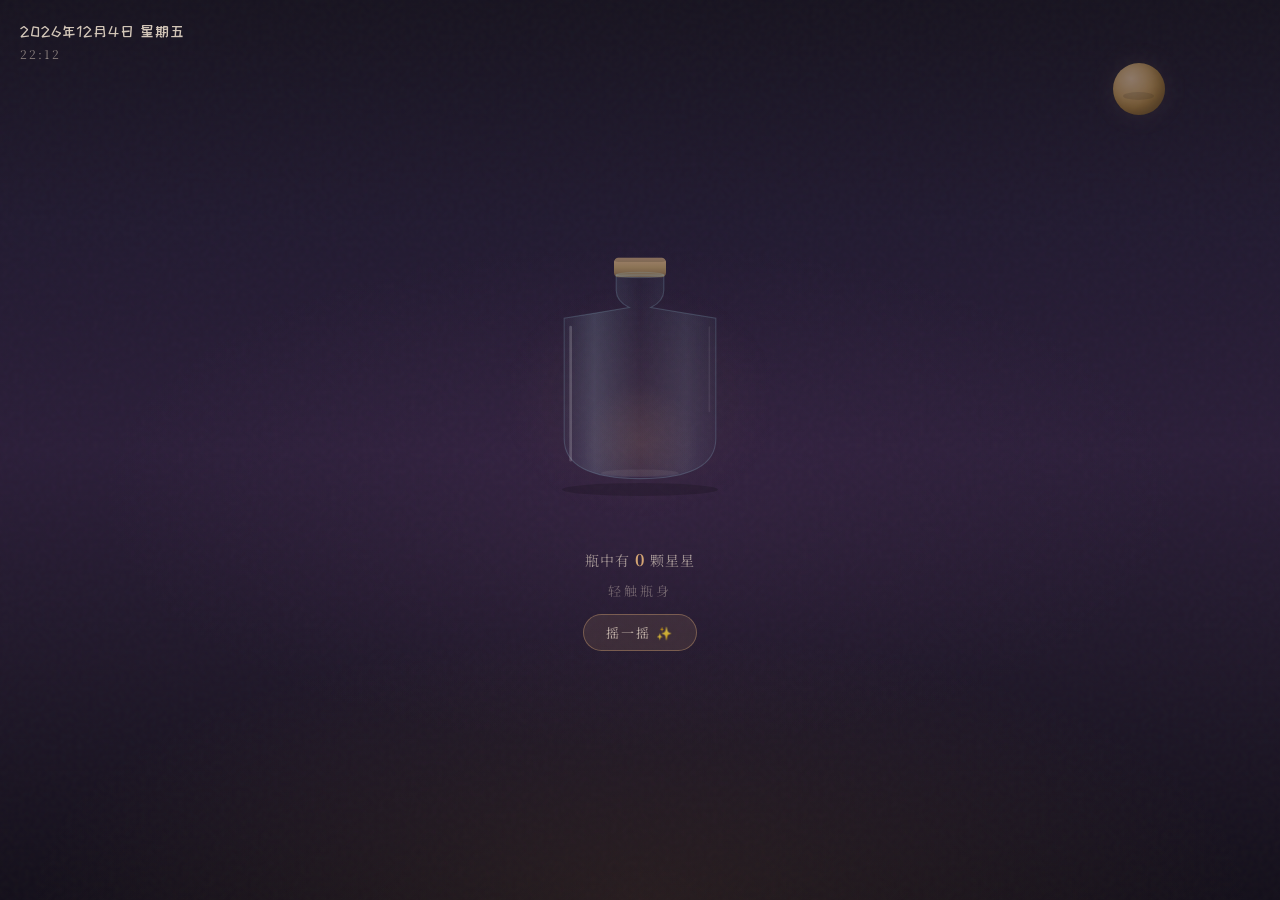
<file: index.html.html>
<!DOCTYPE html>
<html lang="zh-CN">
<head>
  <meta charset="UTF-8">
  <meta name="viewport" content="width=device-width, initial-scale=1.0, maximum-scale=1.0, user-scalable=no, viewport-fit=cover">
  <meta name="apple-mobile-web-app-capable" content="yes">
  <meta name="theme-color" content="#1a1721">
  <title>星星瓶子 ✦ 记忆</title>
  <link rel="manifest" href="manifest.json">
  <link rel="icon" type="image/png" sizes="32x32" href="favicon.png">
  <link rel="apple-touch-icon" href="apple-touch-icon.png">
  <meta name="mobile-web-app-capable" content="yes">
  <meta name="apple-mobile-web-app-status-bar-style" content="black-translucent">
  <meta name="apple-mobile-web-app-title" content="星星瓶子">
  <link rel="preconnect" href="https://fonts.googleapis.com">
  <link rel="preconnect" href="https://fonts.gstatic.com" crossorigin>
  <link href="https://fonts.googleapis.com/css2?family=ZCOOL+KuaiLe&family=Noto+Serif+SC:wght@400;500;700&display=swap" rel="stylesheet">
  <style>
    /* ===== Reset & Base ===== */
    * {
      margin: 0;
      padding: 0;
      box-sizing: border-box;
      -webkit-tap-highlight-color: transparent;
    }
    html, body {
      width: 100%;
      height: 100%;
      overflow: hidden;
      font-family: "Noto Serif SC", "PingFang SC", "Hiragino Sans GB", "Microsoft YaHei", serif;
      -webkit-user-select: none;
      user-select: none;
    }
    textarea { -webkit-user-select: text; user-select: text; }

    /* ===== Sky Background ===== */
    .sky {
      position: fixed;
      inset: 0;
      background:
        radial-gradient(ellipse 80% 50% at 50% 100%, rgba(180,120,60,0.12) 0%, transparent 60%),
        radial-gradient(ellipse 60% 40% at 50% 55%, rgba(80,50,90,0.25) 0%, transparent 70%),
        linear-gradient(180deg, #16121f 0%, #211930 25%, #2a1d38 50%, #1e1628 75%, #120e19 100%);
      z-index: 0;
    }
    .sky::after {
      content: '';
      position: absolute;
      inset: 0;
      background-image: url("data:image/svg+xml,%3Csvg viewBox='0 0 200 200' xmlns='http://www.w3.org/2000/svg'%3E%3Cfilter id='n'%3E%3CfeTurbulence type='fractalNoise' baseFrequency='0.85'/%3E%3C/filter%3E%3Crect width='100%25' height='100%25' filter='url(%23n)' opacity='0.03'/%3E%3C/svg%3E");
      pointer-events: none;
    }
    .stars-bg {
      position: absolute;
      inset: 0;
      z-index: 1;
      pointer-events: none;
    }
    .bg-star {
      position: absolute;
      background: #fff;
      border-radius: 50%;
      opacity: 0;
      animation: twinkle var(--dur, 3s) ease-in-out infinite;
      animation-delay: var(--delay, 0s);
    }
    @keyframes twinkle {
      0%, 100% { opacity: 0.08; transform: scale(0.8); }
      50% { opacity: var(--max-op, 0.7); transform: scale(1.1); }
    }
    .planet {
      position: absolute;
      top: 7%;
      right: 9%;
      width: 52px;
      height: 52px;
      border-radius: 50%;
      background: radial-gradient(circle at 35% 30%, #e8c89e, #c4933f 60%, #8a6420 100%);
      box-shadow: 0 0 30px rgba(232,200,158,0.15), inset -6px -6px 12px rgba(0,0,0,0.25);
      opacity: 0.55;
      z-index: 1;
    }
    .planet::before {
      content: '';
      position: absolute;
      top: 55%;
      left: 20%;
      width: 60%;
      height: 8px;
      border-radius: 50%;
      background: rgba(0,0,0,0.12);
    }

    /* ===== DateTime Display ===== */
    .datetime {
      position: fixed;
      top: max(20px, env(safe-area-inset-top));
      left: max(20px, env(safe-area-inset-left));
      z-index: 5;
      color: rgba(245,230,211,0.7);
      font-size: 13px;
      line-height: 1.6;
      opacity: 0;
      animation: fadeIn 0.8s ease 0.4s forwards;
    }
    .datetime .date-text {
      font-family: "ZCOOL KuaiLe", "Noto Serif SC", sans-serif;
      font-size: 15px;
      color: rgba(245,230,211,0.85);
      letter-spacing: 1px;
    }
    .datetime .time-text {
      font-size: 12px;
      color: rgba(245,230,211,0.5);
      letter-spacing: 2px;
      font-variant-numeric: tabular-nums;
    }

    /* ===== Main Scene ===== */
    .scene {
      position: relative;
      z-index: 2;
      width: 100%;
      height: 100%;
      display: flex;
      flex-direction: column;
      align-items: center;
      justify-content: center;
      opacity: 0;
      animation: sceneIn 1s ease 0.3s forwards;
    }
    @keyframes sceneIn { to { opacity: 1; } }
    @keyframes fadeIn { to { opacity: 1; } }

    .bottle-wrapper {
      position: relative;
      display: flex;
      align-items: center;
      justify-content: center;
    }
    .bottle-container {
      width: min(260px, 62vw);
      cursor: pointer;
      transition: transform 0.2s ease;
      animation: floatBottle 5s ease-in-out infinite;
    }
    .bottle-container:active { transform: scale(0.97); }
    .bottle-container.jiggle { animation: bottleJiggle 0.4s ease, floatBottle 5s ease-in-out 0.4s infinite; }
    @keyframes floatBottle {
      0%, 100% { transform: translateY(0); }
      50% { transform: translateY(-7px); }
    }
    @keyframes bottleJiggle {
      0%, 100% { transform: rotate(0deg) translateY(0); }
      20% { transform: rotate(-2deg) translateY(-3px); }
      60% { transform: rotate(2deg) translateY(-2px); }
      80% { transform: rotate(-1deg) translateY(0); }
    }
    .bottle-svg { width: 100%; height: auto; display: block; }

    .star-count {
      margin-top: 18px;
      color: rgba(245,230,211,0.6);
      font-size: 14px;
      letter-spacing: 1px;
    }
    .star-count span { color: #d4a574; font-weight: 700; font-size: 16px; }

    .hint {
      margin-top: 10px;
      color: rgba(245,230,211,0.35);
      font-size: 13px;
      letter-spacing: 3px;
      animation: hintPulse 3s ease-in-out infinite;
    }
    @keyframes hintPulse {
      0%, 100% { opacity: 0.3; }
      50% { opacity: 0.7; }
    }

    /* ===== Star Float & Shake ===== */
    .star-inner {
      transform-box: fill-box;
      transform-origin: center;
      animation: starFloat 4s ease-in-out infinite;
    }
    @keyframes starFloat {
      0%, 100% { transform: translateY(0) rotate(0deg); }
      50% { transform: translateY(-1.5px) rotate(2deg); }
    }
    .star-inner.star-shake {
      animation: starShake 0.7s ease-in-out;
    }
    @keyframes starShake {
      0%, 100% { transform: translate(0,0) rotate(0deg); }
      15% { transform: translate(-7px,5px) rotate(-18deg); }
      35% { transform: translate(6px,-4px) rotate(14deg); }
      55% { transform: translate(-5px,-6px) rotate(-10deg); }
      75% { transform: translate(7px,4px) rotate(16deg); }
    }

    .bottle-container.big-shake {
      animation: bottleShake 0.7s ease-in-out;
    }
    @keyframes bottleShake {
      0%, 100% { transform: rotate(0deg) translate(0,0); }
      15% { transform: rotate(-5deg) translate(-7px,2px); }
      35% { transform: rotate(5deg) translate(7px,-2px); }
      55% { transform: rotate(-4deg) translate(-6px,1px); }
      75% { transform: rotate(4deg) translate(6px,-1px); }
    }

    /* ===== Shake Button (desktop only) ===== */
    .shake-btn {
      margin-top: 14px;
      padding: 8px 22px;
      border-radius: 20px;
      border: 1px solid rgba(212,165,116,0.4);
      background: rgba(212,165,116,0.12);
      color: rgba(245,230,211,0.75);
      font-size: 13px;
      font-family: inherit;
      letter-spacing: 2px;
      cursor: pointer;
      display: none;
      transition: all 0.2s;
    }
    .shake-btn:hover {
      background: rgba(212,165,116,0.25);
      color: #fff;
    }
    .shake-btn:active { transform: scale(0.95); }
    body.is-desktop .shake-btn { display: inline-block; }

    /* ===== Overlays & Modals ===== */
    .overlay, .modal {
      position: fixed;
      inset: 0;
      z-index: 100;
      opacity: 0;
      pointer-events: none;
      transition: opacity 0.35s ease;
      display: flex;
      align-items: center;
      justify-content: center;
    }
    .overlay.active, .modal.active {
      opacity: 1;
      pointer-events: auto;
    }

    /* Menu Overlay */
    .menu-overlay {
      background: rgba(15,12,22,0.55);
      backdrop-filter: blur(3px);
      -webkit-backdrop-filter: blur(3px);
    }
    .menu-card {
      display: flex;
      gap: 20px;
      transform: scale(0.85) translateY(20px);
      transition: transform 0.35s cubic-bezier(0.34, 1.56, 0.64, 1);
    }
    .menu-overlay.active .menu-card { transform: scale(1) translateY(0); }
    .menu-btn {
      display: flex;
      flex-direction: column;
      align-items: center;
      gap: 10px;
      padding: 24px 28px;
      background: rgba(245,240,232,0.08);
      border: 1.5px solid rgba(245,230,211,0.2);
      border-radius: 20px;
      color: #f5e6d3;
      font-family: "ZCOOL KuaiLe", "Noto Serif SC", sans-serif;
      font-size: 16px;
      cursor: pointer;
      transition: all 0.25s ease;
      backdrop-filter: blur(6px);
      -webkit-backdrop-filter: blur(6px);
      min-width: 110px;
    }
    .menu-btn:active, .menu-btn:hover {
      background: rgba(245,240,232,0.15);
      border-color: rgba(212,165,116,0.5);
      transform: translateY(-2px);
    }
    .menu-icon {
      font-size: 28px;
      line-height: 1;
    }
    .menu-btn.write-btn .menu-icon { color: #d4a574; }
    .menu-btn.view-btn .menu-icon { color: #e8c39e; }

    /* Write Modal */
    .write-modal { background: rgba(15,12,22,0.7); backdrop-filter: blur(4px); -webkit-backdrop-filter: blur(4px); }
    .write-paper {
      width: min(440px, 92vw);
      max-height: 88vh;
      background:
        repeating-linear-gradient(transparent, transparent 30px, rgba(180,160,130,0.1) 31px),
        linear-gradient(135deg, #faf6ef 0%, #f3ede2 100%);
      border-radius: 16px;
      padding: 24px 22px 20px;
      box-shadow: 0 12px 40px rgba(0,0,0,0.35);
      transform: scale(0.92) translateY(15px);
      transition: transform 0.35s cubic-bezier(0.34, 1.56, 0.64, 1);
      display: flex;
      flex-direction: column;
      overflow: hidden;
    }
    .write-modal.active .write-paper { transform: scale(1) translateY(0); }

    .paper-header {
      display: flex;
      justify-content: space-between;
      align-items: flex-start;
      margin-bottom: 18px;
      padding-bottom: 12px;
      border-bottom: 1.5px solid rgba(180,160,130,0.2);
    }
    .paper-datetime { color: #6b5d4f; }
    .paper-datetime #writeDate {
      font-family: "ZCOOL KuaiLe", sans-serif;
      font-size: 17px;
      letter-spacing: 1px;
      color: #4a3d2f;
    }
    .paper-datetime #writeTime {
      font-size: 12px;
      color: #9a8d7f;
      letter-spacing: 2px;
      margin-top: 2px;
      font-variant-numeric: tabular-nums;
    }
    .close-btn {
      width: 32px;
      height: 32px;
      border-radius: 50%;
      border: none;
      background: rgba(107,93,79,0.1);
      color: #6b5d4f;
      font-size: 16px;
      cursor: pointer;
      display: flex;
      align-items: center;
      justify-content: center;
      transition: all 0.2s;
      flex-shrink: 0;
    }
    .close-btn:active { background: rgba(107,93,79,0.2); transform: scale(0.92); }

    .emotion-section { margin-bottom: 16px; }
    .section-label {
      font-size: 13px;
      color: #9a8d7f;
      margin-bottom: 10px;
      letter-spacing: 1px;
    }
    .emotion-selector {
      display: grid;
      grid-template-columns: repeat(4, 1fr);
      gap: 8px;
    }
    .emotion-btn {
      display: flex;
      flex-direction: column;
      align-items: center;
      gap: 5px;
      padding: 12px 4px 10px;
      border-radius: 14px;
      border: 2px solid rgba(180,160,130,0.15);
      background: rgba(255,255,255,0.4);
      cursor: pointer;
      transition: all 0.25s ease;
    }
    .emotion-btn .emo-star { width: 26px; height: 26px; transition: transform 0.25s; }
    .emotion-btn .emo-label {
      font-size: 12px;
      color: #6b5d4f;
      letter-spacing: 0.5px;
    }
    .emotion-btn:active { transform: scale(0.95); }
    .emotion-btn.selected {
      border-color: var(--emo-color);
      background: rgba(255,255,255,0.7);
      box-shadow: 0 2px 12px rgba(0,0,0,0.06);
    }
    .emotion-btn.selected .emo-star { transform: scale(1.15) rotate(10deg); }
    .emotion-btn.selected .emo-label { color: var(--emo-color); font-weight: 700; }

    .text-section { flex: 1; display: flex; flex-direction: column; min-height: 0; }
    #letterText {
      width: 100%;
      flex: 1;
      min-height: 140px;
      max-height: 40vh;
      border: none;
      background: transparent;
      resize: none;
      font-family: "Noto Serif SC", "STKaiti", "KaiTi", serif;
      font-size: 15px;
      line-height: 31px;
      color: #3d2b1f;
      outline: none;
      padding: 4px 2px;
    }
    #letterText::placeholder { color: #c4b8a8; font-size: 14px; }

    .fold-btn {
      margin-top: 14px;
      padding: 13px;
      border: none;
      border-radius: 14px;
      background: linear-gradient(135deg, #d4a574, #c08850);
      color: #fff;
      font-family: "ZCOOL KuaiLe", sans-serif;
      font-size: 16px;
      letter-spacing: 2px;
      cursor: pointer;
      transition: all 0.25s ease;
      box-shadow: 0 4px 14px rgba(192,136,80,0.3);
    }
    .fold-btn:active { transform: scale(0.97); }
    .fold-btn:disabled {
      opacity: 0.4;
      box-shadow: none;
      cursor: not-allowed;
    }

    /* View Modal */
    .view-modal { background: rgba(15,12,22,0.7); backdrop-filter: blur(4px); -webkit-backdrop-filter: blur(4px); }
    .view-container {
      width: min(640px, 92vw);
      max-height: 85vh;
      background: linear-gradient(135deg, #1e1a28 0%, #251f33 100%);
      border: 1px solid rgba(212,165,116,0.15);
      border-radius: 18px;
      overflow: hidden;
      display: flex;
      flex-direction: column;
      transform: scale(0.92) translateY(15px);
      transition: transform 0.35s cubic-bezier(0.34, 1.56, 0.64, 1);
    }
    .view-modal.active .view-container { transform: scale(1) translateY(0); }
    .view-header {
      display: flex;
      justify-content: space-between;
      align-items: center;
      padding: 18px 22px;
      border-bottom: 1px solid rgba(245,230,211,0.08);
    }
    .view-header h2 {
      font-family: "ZCOOL KuaiLe", sans-serif;
      font-size: 18px;
      color: #f5e6d3;
      letter-spacing: 2px;
    }
    .view-header .close-btn {
      background: rgba(245,230,211,0.08);
      color: #f5e6d3;
    }
    .view-header .close-btn:active { background: rgba(245,230,211,0.15); }
    .letters-list {
      flex: 1;
      overflow-y: auto;
      padding: 16px 18px;
      -webkit-overflow-scrolling: touch;
    }
    .letters-list::-webkit-scrollbar { width: 4px; }
    .letters-list::-webkit-scrollbar-thumb { background: rgba(212,165,116,0.2); border-radius: 2px; }

    .letter-card {
      background: linear-gradient(135deg, #faf6ef, #f3ede2);
      border-radius: 12px;
      padding: 14px 16px;
      margin-bottom: 10px;
      border-left: 4px solid var(--emo-color);
      box-shadow: 0 2px 10px rgba(0,0,0,0.15);
      opacity: 0;
      transform: translateY(12px);
      animation: cardIn 0.4s ease forwards;
    }
    @keyframes cardIn { to { opacity: 1; transform: translateY(0); } }
    .card-top {
      display: flex;
      justify-content: space-between;
      align-items: center;
      margin-bottom: 8px;
    }
    .card-date-row { display: flex; align-items: center; gap: 8px; }
    .card-star { width: 18px; height: 18px; flex-shrink: 0; }
    .card-date { font-size: 12px; color: #9a8d7f; font-variant-numeric: tabular-nums; }
    .card-emotion {
      font-size: 11px;
      padding: 2px 9px;
      border-radius: 10px;
      background: var(--emo-color);
      color: #fff;
      letter-spacing: 0.5px;
    }
    .card-content {
      font-size: 14px;
      color: #3d2b1f;
      line-height: 1.7;
      white-space: pre-wrap;
      word-break: break-word;
      max-height: 300px;
      overflow-y: auto;
    }
    .card-content::-webkit-scrollbar { width: 3px; }
    .card-content::-webkit-scrollbar-thumb { background: rgba(0,0,0,0.1); border-radius: 2px; }
    .card-resolution {
      margin-top: 10px;
      padding-top: 10px;
      border-top: 1px dashed rgba(150,130,100,0.2);
    }
    .resolution-label {
      font-size: 11px;
      color: #9a8d7f;
      margin-bottom: 6px;
      display: flex;
      align-items: center;
      gap: 4px;
    }
    .resolution-label::before {
      content: '✦';
      color: var(--emo-color);
      font-size: 10px;
    }
    .resolution-text {
      font-size: 13px;
      color: #5a4a3a;
      line-height: 1.6;
      white-space: pre-wrap;
      word-break: break-word;
      background: rgba(255,255,255,0.5);
      border-radius: 6px;
      padding: 6px 8px;
    }
    .resolution-input {
      width: 100%;
      background: rgba(255,255,255,0.6);
      border: 1px solid rgba(150,130,100,0.2);
      border-radius: 6px;
      padding: 6px 8px;
      font-size: 13px;
      color: #3d2b1f;
      font-family: inherit;
      resize: vertical;
      min-height: 44px;
      outline: none;
      line-height: 1.5;
    }
    .resolution-input:focus {
      border-color: rgba(212,165,116,0.5);
      background: rgba(255,255,255,0.8);
    }
    .resolution-actions {
      display: flex;
      gap: 8px;
      margin-top: 6px;
    }
    .res-btn {
      font-size: 12px;
      padding: 4px 12px;
      border-radius: 6px;
      border: none;
      cursor: pointer;
      font-family: inherit;
      transition: all 0.2s;
    }
    .res-btn-save {
      background: var(--emo-color);
      color: #fff;
    }
    .res-btn-save:hover { opacity: 0.85; }
    .res-btn-cancel {
      background: rgba(150,130,100,0.15);
      color: #9a8d7f;
    }
    .res-btn-cancel:hover { background: rgba(150,130,100,0.25); }
    .res-btn-edit {
      background: transparent;
      color: #9a8d7f;
      padding: 2px 8px;
      font-size: 11px;
      border: 1px solid rgba(150,130,100,0.2);
    }
    .res-btn-edit:hover { border-color: var(--emo-color); color: var(--emo-color); }
    .empty-state {
      display: flex;
      flex-direction: column;
      align-items: center;
      justify-content: center;
      padding: 60px 20px;
      color: rgba(245,230,211,0.4);
      text-align: center;
    }
    .empty-state .empty-icon { font-size: 40px; margin-bottom: 12px; opacity: 0.3; }
    .empty-state p { font-size: 14px; letter-spacing: 1px; line-height: 1.8; }

    /* Fold Animation Overlay */
    .fold-overlay {
      position: fixed;
      inset: 0;
      z-index: 200;
      background: rgba(15,12,22,0.75);
      backdrop-filter: blur(2px);
      -webkit-backdrop-filter: blur(2px);
      opacity: 0;
      pointer-events: none;
      transition: opacity 0.3s ease;
      display: flex;
      align-items: center;
      justify-content: center;
    }
    .fold-overlay.active { opacity: 1; pointer-events: auto; }
    .fold-scene {
      position: relative;
      width: 200px;
      height: 300px;
      display: flex;
      align-items: center;
      justify-content: center;
    }
    .paper-fold {
      width: 72px;
      height: 90px;
      background:
        repeating-linear-gradient(transparent, transparent 16px, rgba(180,160,130,0.15) 17px),
        linear-gradient(135deg, #faf6ef, #f0e8d8);
      border-radius: 3px;
      box-shadow: 0 4px 14px rgba(0,0,0,0.25);
      position: absolute;
      opacity: 0;
    }
    .paper-fold.folding { animation: foldPaper 0.8s cubic-bezier(0.55, 0, 0.45, 1) forwards; }
    @keyframes foldPaper {
      0% { transform: scale(1) rotate(0deg); opacity: 1; }
      25% { transform: scale(0.85) rotate(90deg); opacity: 0.95; }
      50% { transform: scale(0.6) rotate(180deg); opacity: 0.8; border-radius: 20%; }
      75% { transform: scale(0.4) rotate(270deg); opacity: 0.5; border-radius: 40%; }
      100% { transform: scale(0.15) rotate(360deg); opacity: 0; border-radius: 50%; }
    }
    .star-fold {
      position: absolute;
      opacity: 0;
      transform: scale(0);
    }
    .star-fold.appearing { animation: starAppear 0.5s cubic-bezier(0.34, 1.56, 0.64, 1) forwards; }
    @keyframes starAppear {
      0% { transform: scale(0) rotate(-180deg); opacity: 0; }
      60% { transform: scale(1.3) rotate(10deg); opacity: 1; }
      100% { transform: scale(1) rotate(0deg); opacity: 1; }
    }
    .star-fold.dropping { animation: starDrop 0.9s cubic-bezier(0.4, 0, 0.6, 1) forwards; }
    @keyframes starDrop {
      0% { transform: translateY(0) scale(1) rotate(0deg); opacity: 1; }
      30% { transform: translateY(50px) scale(0.9) rotate(15deg); opacity: 1; }
      60% { transform: translateY(120px) scale(0.6) rotate(30deg); opacity: 0.7; }
      100% { transform: translateY(220px) scale(0.1) rotate(45deg); opacity: 0; }
    }

    /* Responsive */
    @media (max-width: 480px) {
      .menu-card { flex-direction: column; gap: 14px; }
      .menu-btn { flex-direction: row; min-width: 180px; padding: 16px 24px; }
      .emotion-btn { padding: 10px 2px 8px; }
      .emotion-btn .emo-star { width: 22px; height: 22px; }
      .emotion-btn .emo-label { font-size: 11px; }
      .planet { width: 40px; height: 40px; top: 5%; right: 7%; }
    }
  </style>
</head>
<body>
  <!-- Sky Background -->
  <div class="sky"></div>
  <div class="stars-bg" id="starsBg"></div>
  <div class="planet"></div>

  <!-- DateTime -->
  <div class="datetime">
    <div class="date-text" id="dateText"></div>
    <div class="time-text" id="timeText"></div>
  </div>

  <!-- Main Scene -->
  <div class="scene" id="scene">
    <div class="bottle-wrapper">
      <div class="bottle-container" id="bottle">
        <svg viewBox="0 0 240 260" xmlns="http://www.w3.org/2000/svg" class="bottle-svg">
          <defs>
            <linearGradient id="glassGrad" x1="0%" y1="0%" x2="100%" y2="0%">
              <stop offset="0%" stop-color="rgba(150,200,220,0.04)"/>
              <stop offset="20%" stop-color="rgba(180,220,240,0.16)"/>
              <stop offset="50%" stop-color="rgba(150,200,220,0.02)"/>
              <stop offset="80%" stop-color="rgba(180,220,240,0.1)"/>
              <stop offset="100%" stop-color="rgba(150,200,220,0.04)"/>
            </linearGradient>
            <linearGradient id="corkGrad" x1="0%" y1="0%" x2="0%" y2="100%">
              <stop offset="0%" stop-color="#A0826D"/>
              <stop offset="50%" stop-color="#8B7355"/>
              <stop offset="100%" stop-color="#6B5340"/>
            </linearGradient>
            <radialGradient id="innerGlow" cx="50%" cy="78%" r="35%">
              <stop offset="0%" stop-color="rgba(255,200,120,0.1)"/>
              <stop offset="100%" stop-color="rgba(255,200,120,0)"/>
            </radialGradient>
            <radialGradient id="outerGlow" cx="50%" cy="50%" r="50%">
              <stop offset="0%" stop-color="rgba(200,160,100,0.06)"/>
              <stop offset="100%" stop-color="rgba(200,160,100,0)"/>
            </radialGradient>
            <clipPath id="bottleClip">
              <path d="M 50,65 L 50,175 Q 50,210 120,210 Q 190,210 190,175 L 190,65 Z"/>
            </clipPath>
          </defs>
          <!-- Outer glow -->
          <ellipse cx="120" cy="140" rx="130" ry="110" fill="url(#outerGlow)"/>
          <!-- Shadow under bottle -->
          <ellipse cx="120" cy="222" rx="72" ry="6" fill="rgba(0,0,0,0.18)"/>
          <!-- Cork -->
          <rect x="96" y="8" width="48" height="18" rx="4" fill="url(#corkGrad)"/>
          <rect x="96" y="8" width="48" height="4" rx="4" fill="rgba(0,0,0,0.15)"/>
          <!-- Bottle body -->
          <path d="M 98,24 L 98,38 Q 98,48 110,54 L 50,64 L 50,175 Q 50,212 120,212 Q 190,212 190,175 L 190,64 L 130,54 Q 142,48 142,38 L 142,24 Z"
                fill="url(#glassGrad)" stroke="rgba(150,200,220,0.22)" stroke-width="1"/>
          <!-- Bottle mouth -->
          <ellipse cx="120" cy="24" rx="22" ry="2.5" fill="rgba(150,200,220,0.08)" stroke="rgba(150,200,220,0.18)" stroke-width="0.8"/>
          <!-- Inner glow -->
          <g clip-path="url(#bottleClip)">
            <rect x="44" y="55" width="152" height="160" fill="url(#innerGlow)"/>
          </g>
          <!-- Stars inside bottle -->
          <g clip-path="url(#bottleClip)" id="bottleStars"></g>
          <!-- Glass highlights -->
          <path d="M 56,72 L 56,195" stroke="rgba(255,255,255,0.18)" stroke-width="2.5" stroke-linecap="round" fill="none"/>
          <path d="M 184,72 L 184,150" stroke="rgba(255,255,255,0.08)" stroke-width="1.5" stroke-linecap="round" fill="none"/>
          <!-- Bottom reflection -->
          <ellipse cx="120" cy="207" rx="36" ry="3.5" fill="rgba(255,255,255,0.06)"/>
        </svg>
      </div>
    </div>
    <div class="star-count">瓶中有 <span id="starCount">0</span> 颗星星</div>
    <div class="hint" id="hint">轻触瓶身</div>
    <button class="shake-btn" id="shakeBtn">摇一摇 ✨</button>
  </div>

  <!-- Menu Overlay -->
  <div class="overlay menu-overlay" id="menuOverlay">
    <div class="menu-card">
      <button class="menu-btn write-btn" id="writeBtn">
        <span class="menu-icon">✎</span>
        <span>写信</span>
      </button>
      <button class="menu-btn view-btn" id="viewBtn">
        <span class="menu-icon">✦</span>
        <span>查看信件</span>
      </button>
    </div>
  </div>

  <!-- Write Modal -->
  <div class="modal write-modal" id="writeModal">
    <div class="write-paper">
      <div class="paper-header">
        <div class="paper-datetime">
          <div id="writeDate"></div>
          <div id="writeTime"></div>
        </div>
        <button class="close-btn" id="closeWrite">&times;</button>
      </div>
      <div class="emotion-section">
        <div class="section-label">今天的心情</div>
        <div class="emotion-selector" id="emotionSelector"></div>
      </div>
      <div class="text-section">
        <textarea id="letterText" placeholder="今天发生了什么……写下来，折成一颗星星。" maxlength="5000"></textarea>
      </div>
      <button class="fold-btn" id="foldBtn" disabled>折成星星 ✦</button>
    </div>
  </div>

  <!-- View Modal -->
  <div class="modal view-modal" id="viewModal">
    <div class="view-container">
      <div class="view-header">
        <h2>瓶中信件</h2>
        <button class="close-btn" id="closeView">&times;</button>
      </div>
      <div class="letters-list" id="lettersList"></div>
    </div>
  </div>

  <!-- Fold Animation Overlay -->
  <div class="fold-overlay" id="foldOverlay">
    <div class="fold-scene">
      <div class="paper-fold" id="paperFold"></div>
      <div class="star-fold" id="starFold"></div>
    </div>
  </div>

  <script>
    /* ===== Emotion Data ===== */
    const EMOTIONS = [
      { level: 1, label: '开心', color: '#F4D03F', dark: '#B7950B', light: '#F9E79F' },
      { level: 2, label: '难过', color: '#5DADE2', dark: '#2874A6', light: '#AED6F1' },
      { level: 3, label: '生气', color: '#E74C3C', dark: '#A93226', light: '#EC7063' },
    ];

    /* ===== Star SVG Generator ===== */
    let starGradCounter = 0;
    // 把情绪的 3 色阶转成 5 层面片色（情绪选择器按钮上的小星星用）
    function emoToColors(emo) {
      if (!emo) emo = EMOTIONS[0];
      return { top: emo.light, light: emo.light, base: emo.color, dark: emo.dark, edge: emo.dark };
    }
    function createStarSVG(colors, size) {
      size = size || 20;
      if (!colors) colors = generateStarColors();
      var faces = buildStarFaces(colors);
      return '<svg viewBox="0 0 100 100" width="' + size + '" height="' + size + '" xmlns="http://www.w3.org/2000/svg" class="star-svg">'
        + faces
        + '</svg>';
    }

    /* ===== Data Storage ===== */
    var STORAGE_KEY = 'star_bottle_letters_v1';
    var letters = [];
    try { letters = JSON.parse(localStorage.getItem(STORAGE_KEY) || '[]'); } catch(e) { letters = []; }
    function saveLetters() {
      try { localStorage.setItem(STORAGE_KEY, JSON.stringify(letters)); } catch(e) { console.error('保存失败'); }
    }

    /* ===== Date/Time ===== */
    var weekdays = ['星期日','星期一','星期二','星期三','星期四','星期五','星期六'];
    function formatDate(d) {
      return d.getFullYear() + '年' + (d.getMonth()+1) + '月' + d.getDate() + '日 ' + weekdays[d.getDay()];
    }
    function formatTime(d) {
      var h = String(d.getHours()).padStart(2,'0');
      var m = String(d.getMinutes()).padStart(2,'0');
      return h + ':' + m;
    }
    function formatDateShort(ts) {
      var d = new Date(ts);
      return (d.getMonth()+1) + '月' + d.getDate() + '日 ' + String(d.getHours()).padStart(2,'0') + ':' + String(d.getMinutes()).padStart(2,'0');
    }
    function updateDateTime() {
      var now = new Date();
      document.getElementById('dateText').textContent = formatDate(now);
      document.getElementById('timeText').textContent = formatTime(now);
      document.getElementById('writeDate').textContent = formatDate(now);
      document.getElementById('writeTime').textContent = formatTime(now);
    }

    /* ===== Background Stars ===== */
    function createBgStars() {
      var container = document.getElementById('starsBg');
      var count = 70;
      for (var i = 0; i < count; i++) {
        var star = document.createElement('div');
        star.className = 'bg-star';
        star.style.left = (Math.random() * 100) + '%';
        star.style.top = (Math.random() * 100) + '%';
        star.style.setProperty('--delay', (Math.random() * 3) + 's');
        star.style.setProperty('--dur', (2 + Math.random() * 4) + 's');
        star.style.setProperty('--max-op', (0.3 + Math.random() * 0.5));
        var s = 1 + Math.random() * 2.5;
        star.style.width = s + 'px';
        star.style.height = s + 'px';
        container.appendChild(star);
      }
    }

    /* ===== Random Color Helpers ===== */
    function randomInt(min, max) {
      return Math.floor(Math.random() * (max - min + 1)) + min;
    }
    function randomColor(baseHue, hueVar, satMin, satMax, lightMin, lightMax) {
      var h = baseHue + randomInt(-hueVar, hueVar);
      var s = randomInt(satMin, satMax);
      var l = randomInt(lightMin, lightMax);
      return 'hsl(' + h + ',' + s + '%,' + l + '%)';
    }
    // 全随机色相，与情绪无关；传 seed 则基于种子稳定（旧数据迁移用）
    function generateStarColors(seed) {
      var h, s, l;
      if (seed !== undefined) {
        h = Math.floor(seededRandom(seed) * 360);
        s = 72 + Math.floor(seededRandom(seed + 1) * 23);
        l = 45 + Math.floor(seededRandom(seed + 2) * 15);
      } else {
        h = randomInt(0, 359);
        s = randomInt(72, 95);
        l = randomInt(45, 60);
      }
      function hsl(dl, ds) {
        var ll = Math.max(6, Math.min(92, l + dl));
        var ss = Math.max(20, Math.min(100, s + (ds || 0)));
        return 'hsl(' + h + ',' + ss + '%,' + ll + '%)';
      }
      return {
        top:   hsl(18, -6),   // 中心凸起面 - 最亮
        light: hsl(9,  -3),   // 受光三角面
        base:  hsl(0),        // 底色
        dark:  hsl(-14, 2),   // 背光三角面
        edge:  hsl(-26, 6)    // 边缘轮廓 - 最深
      };
    }

    /* ===== 3D Origami Star Facets ===== */
    // 纸折幸运星的几何面片：中心凸起五边形 + 5 个亮瓣 + 5 个暗瓣 + 折痕/脊线
    function buildStarFaces(c) {
      var tips   = ['50,8','89.9,37.1','74.7,83.9','25.3,83.9','10.1,37.1'];   // 外尖角
      var notchs = ['61.8,33.8','69.0,56.2','50,70','31.0,56.2','38.2,33.8'];  // 凹点
      var inner  = ['50,30.5','65.96,42.14','59.88,60.86','40.12,60.86','34.04,42.14']; // 中心五边形顶点
      var h = '';
      // 1. 兜底轮廓（防止面片之间露缝）
      h += '<path d="M 50,8 L 61.8,33.8 L 89.9,37.1 L 69.0,56.2 L 74.7,83.9 L 50,70 L 25.3,83.9 L 31.0,56.2 L 10.1,37.1 L 38.2,33.8 Z" '
         + 'fill="' + c.base + '" stroke="' + c.edge + '" stroke-width="1.6" stroke-linejoin="round"/>';
      // 2. 五个瓣：每个由亮面(内顶点→尖角→左凹点) + 暗面(尖角→右凹点→内顶点) 组成
      for (var i = 0; i < 5; i++) {
        var prev = (i + 4) % 5;
        h += '<polygon points="' + inner[i] + ' ' + tips[i] + ' ' + notchs[prev] + '" fill="' + c.light + '"/>';
        h += '<polygon points="' + tips[i] + ' ' + notchs[i] + ' ' + inner[i] + '" fill="' + c.dark + '"/>';
      }
      // 3. 中心凸起五边形（顶面，最亮）
      h += '<polygon points="' + inner.join(' ') + '" fill="' + c.top + '"/>';
      // 4. 折痕：中心五边形边缘 - 暗线
      h += '<polygon points="' + inner.join(' ') + '" fill="none" stroke="rgba(0,0,0,0.22)" stroke-width="1" stroke-linejoin="round"/>';
      // 5. 脊线：内顶点→外尖角，白色高光折线
      h += '<path d="M 50,30.5 L 50,8 M 65.96,42.14 L 89.9,37.1 M 59.88,60.86 L 74.7,83.9 M 40.12,60.86 L 25.3,83.9 M 34.04,42.14 L 10.1,37.1" '
         + 'stroke="rgba(255,255,255,0.28)" stroke-width="1" fill="none"/>';
      // 6. 顶部小光晕（内缩五边形，增加球面凸起感）
      h += '<polygon points="50,39.5 56.38,44.16 53.95,51.64 46.05,51.64 43.62,44.16" fill="rgba(255,255,255,0.20)"/>';
      return h;
    }

    /* ===== 2D Physics Engine for Bottle Stars =====
       星星受重力下落、互相碰撞、堆叠在瓶底，不再钉在固定位置 */
    var activeStars = [];      // 正在物理模拟的星星
    var pendingStars = [];     // 等待从瓶口掉落的星星
    var physRunning = false;
    var physRaf = null;
    var physLast = 0;
    var releaseAccum = 0;

    // 瓶子内壁几何（SVG viewBox 240x260 坐标系）
    var BOTTLE = {
      left: 52, right: 188,    // 瓶身内壁 x 范围
      mouthY: 58,              // 瓶口上界（防止星星堆出瓶外）
      bottomY: function(x) {   // 底部弧线（抛物线近似）
        var t = (x - 120) / 70;
        return 212 - 37 * t * t;
      }
    };
    var PHYS = { gravity: 620, restitution: 0.4, friction: 0.88, drag: 0.992 };

    function seededRandom(seed) {
      var x = Math.sin(seed) * 10000;
      return x - Math.floor(x);
    }

    // 星星尺寸随总数自适应：少时大颗清晰，多时变小以全部真实堆进瓶肚
    function starSizeForTotal(total) {
      if (total <= 30) return { min: 17, max: 27 };
      if (total <= 60) return { min: 14, max: 22 };
      if (total <= 100) return { min: 11, max: 17 };
      return { min: 9, max: 13 };
    }

    function makeStarData(idx, entering) {
      var seedBase = (letters[idx] && letters[idx].id) || (idx * 7919);
      var sr = function(offset) { return seededRandom(seedBase + offset); };
      var sz = starSizeForTotal(letters.length);
      var baseSize = sz.min + sr(4) * (sz.max - sz.min);
      return {
        x: entering ? (108 + Math.random() * 24) : (108 + sr(1) * 24),
        y: entering ? 12 : 12,
        vx: entering ? (Math.random() - 0.5) * 60 : (sr(7) - 0.5) * 60,
        vy: 0,
        r: baseSize / 2,
        rot: sr(3) * 360,
        rotV: (sr(8) - 0.5) * 150,
        scale: baseSize / 100,
        colors: (letters[idx] && letters[idx].starColors) || generateStarColors(seedBase),
        el: null
      };
    }

    function buildStarDom(data, idx) {
      var container = document.getElementById('bottleStars');
      var g = document.createElementNS('http://www.w3.org/2000/svg', 'g');
      g.setAttribute('class', 'phys-star');
      var inner = document.createElementNS('http://www.w3.org/2000/svg', 'g');
      inner.setAttribute('class', 'star-inner');
      var d = Math.abs(Math.sin(idx * 2.7));
      var dur = 3.2 + Math.abs(Math.cos(idx * 1.7)) * 2.5;
      inner.setAttribute('style', 'animation-delay:' + (d * -4) + 's;animation-duration:' + dur + 's');
      inner.innerHTML = '<path d="M 50,10 L 61.8,35.8 L 89.9,39.1 L 69.0,58.2 L 74.7,85.9 L 50,72 L 25.3,85.9 L 31.0,58.2 L 10.1,39.1 L 38.2,35.8 Z" '
        + 'fill="rgba(0,0,0,0.22)" transform="translate(1.5,2.5)"/>'
        + buildStarFaces(data.colors);
      g.appendChild(inner);
      container.appendChild(g);
      data.el = g;
    }

    // 边界约束：瓶壁 / 瓶颈漏斗 / 底部弧 / 瓶口上界
    // 在积分后和碰撞迭代后都要调用，防止星星被推挤出瓶壁
    function applyBounds(s, dt, REST, FRIC, G) {
      var r = s.r;
      // 瓶颈 & 瓶肩漏斗约束（y<66 区域）
      if (s.y < 66) {
        var xl, xr;
        if (s.y < 38) { xl = 98; xr = 142; }
        else if (s.y < 64) { var k = (s.y - 38) / 26; xl = 98 - 48 * k; xr = 142 + 48 * k; }
        else { xl = 50; xr = 190; }
        if (s.x < xl + r) { s.x = xl + r; if (s.vx < 0) s.vx = -s.vx * REST; }
        if (s.x > xr - r) { s.x = xr - r; if (s.vx > 0) s.vx = -s.vx * REST; }
      }
      // 左右瓶壁
      if (s.x < BOTTLE.left + r) { s.x = BOTTLE.left + r; if (s.vx < 0) s.vx = -s.vx * REST; }
      if (s.x > BOTTLE.right - r) { s.x = BOTTLE.right - r; if (s.vx > 0) s.vx = -s.vx * REST; }
      // 底部弧壁
      var by = BOTTLE.bottomY(s.x);
      if (s.y + r > by) {
        s.y = by - r;
        // 强冲击才反弹，低速直接吸附（避免重力每帧累积造成的微振荡）
        if (s.vy > 12) { s.vy = -s.vy * REST; s.rotV += (Math.random() - 0.5) * 60; }
        else { s.vy = 0; s.vx *= 0.85; }   // 吸附 + 抓地
        s.vx *= FRIC;
        // 弧面切向重力：让星星自然滑向瓶底中央（静止时无力，不会永动）
        var slope = -74 * (s.x - 120) / 4900;
        var tang = slope / Math.sqrt(1 + slope * slope);
        s.vx += G * tang * dt * 0.2;
      }
      // 瓶口上界（防止堆出瓶外）
      if (s.y - r < BOTTLE.mouthY) { s.y = BOTTLE.mouthY + r; if (s.vy < 0) s.vy = 0; }
    }

    function physicsStep(dt) {
      // 每帧以约 45 颗/秒 的速率把待掉落的星星送入瓶口（"倒星星"效果）
      releaseAccum += dt * 45;
      var cnt = Math.floor(releaseAccum);
      releaseAccum -= cnt;
      while (cnt-- > 0 && pendingStars.length) {
        var ps = pendingStars.shift();
        activeStars.push(ps);
        buildStarDom(ps, activeStars.length - 1);
      }

      var n = activeStars.length;
      if (!n) return;
      var G = PHYS.gravity, REST = PHYS.restitution, FRIC = PHYS.friction;
      var dragF = Math.pow(PHYS.drag, dt * 60);
      var i, j;

      // 1) 积分：重力、阻力、位移、旋转
      for (i = 0; i < n; i++) {
        var s = activeStars[i];
        s.vy += G * dt;
        s.vx *= dragF; s.vy *= dragF;
        s.x += s.vx * dt;
        s.y += s.vy * dt;
        s.rot += s.rotV * dt;
        s.rotV *= Math.pow(0.985, dt * 60);
        applyBounds(s, dt, REST, FRIC, G);
      }

      // 2) 星星间碰撞：位置分离 + 弹性速度交换（3 次迭代保证稳定堆叠）
      for (var iter = 0; iter < 3; iter++) {
        for (i = 0; i < n; i++) {
          var a = activeStars[i];
          for (j = i + 1; j < n; j++) {
            var b = activeStars[j];
            var dx = b.x - a.x, dy = b.y - a.y;
            var minD = a.r + b.r;
            var d2 = dx * dx + dy * dy;
            if (d2 >= minD * minD || d2 < 0.0001) continue;
            var d = Math.sqrt(d2);
            var nx = dx / d, ny = dy / d;
            var overlap = minD - d;
            var wa = b.r / (a.r + b.r), wb = a.r / (a.r + b.r);
            a.x -= nx * overlap * wa; a.y -= ny * overlap * wa;
            b.x += nx * overlap * wb; b.y += ny * overlap * wb;
            var na = a.vx * nx + a.vy * ny, nb = b.vx * nx + b.vy * ny;
            var relV = na - nb;
            if (relV > 0) {
              if (relV < 20) {
                // 静置接触：两星法向速度绝对清零（整堆逐层静止，不随重力累积）
                a.vx -= na * nx; a.vy -= na * ny;
                b.vx -= nb * nx; b.vy -= nb * ny;
              } else {
                // 高速冲击：弹性反弹
                var imp = (1 + REST) * relV * 0.5;
                a.vx -= imp * nx; a.vy -= imp * ny;
                b.vx += imp * nx; b.vy += imp * ny;
                a.rotV += (Math.random() - 0.5) * 26;
                b.rotV += (Math.random() - 0.5) * 26;
              }
            }
          }
        }
        // 每次迭代后重新约束，防止碰撞分离把星星推出瓶壁
        for (i = 0; i < n; i++) applyBounds(activeStars[i], dt, REST, FRIC, G);
      }

      // 3) 静止化：速度低于阈值即停，避免微抖（阈值覆盖单帧重力增量）
      for (i = 0; i < n; i++) {
        var st = activeStars[i];
        if (Math.abs(st.vx) < 8) st.vx = 0;
        if (Math.abs(st.vy) < 12) st.vy = 0;
        if (Math.abs(st.rotV) < 0.5) st.rotV = 0;
      }
    }

    function renderPhysStars() {
      var n = activeStars.length;
      for (var i = 0; i < n; i++) {
        var s = activeStars[i];
        s.el.setAttribute('transform', 'translate(' + s.x + ',' + s.y + ') rotate(' + s.rot + ') scale(' + s.scale + ')');
      }
      var c = document.getElementById('starCount');
      var total = letters.length;
      if (c && +c.textContent !== total) c.textContent = total;
    }

    function startPhysics() {
      if (physRunning) return;
      physRunning = true;
      physLast = performance.now();
      function loop(now) {
        var dt = Math.min(0.033, (now - physLast) / 1000);
        physLast = now;
        physicsStep(dt);
        renderPhysStars();
        if (physRunning) physRaf = requestAnimationFrame(loop);
      }
      physRaf = requestAnimationFrame(loop);
    }

    function initPhysicsStars() {
      document.getElementById('bottleStars').innerHTML = '';
      activeStars = [];
      pendingStars = [];
      releaseAccum = 0;
      for (var i = 0; i < letters.length; i++) {
        pendingStars.push(makeStarData(i, false));
      }
      startPhysics();
    }

    // 写新信后：新星星直接从瓶口掉入（配合折纸动画）
    function addNewStar(idx) {
      var s = makeStarData(idx, true);
      activeStars.push(s);
      buildStarDom(s, activeStars.length - 1);
    }

    // 摇晃：给所有星星随机冲量，让它们在瓶内乱撞后重新堆好
    function shakeStars() {
      activeStars.forEach(function(s) {
        s.vx += (Math.random() - 0.5) * 720;
        s.vy -= 180 + Math.random() * 420;
        s.rotV += (Math.random() - 0.5) * 460;
      });
    }

    /* ===== Emotion Selector ===== */
    var selectedEmotion = null;
    function renderEmotionSelector() {
      var container = document.getElementById('emotionSelector');
      container.innerHTML = '';
      EMOTIONS.forEach(function(emo) {
        var btn = document.createElement('div');
        btn.className = 'emotion-btn';
        btn.style.setProperty('--emo-color', emo.color);
        btn.dataset.level = emo.level;
        btn.innerHTML = createStarSVG(emoToColors(emo), 26) + '<span class="emo-label">' + emo.label + '</span>';
        btn.addEventListener('click', function() {
          document.querySelectorAll('.emotion-btn').forEach(function(b) { b.classList.remove('selected'); });
          btn.classList.add('selected');
          selectedEmotion = emo;
          updateFoldBtn();
        });
        container.appendChild(btn);
      });
    }
    function updateFoldBtn() {
      var text = document.getElementById('letterText').value.trim();
      var btn = document.getElementById('foldBtn');
      btn.disabled = !selectedEmotion || !text;
    }

    /* ===== Modal Control ===== */
    function openMenu() {
      document.getElementById('menuOverlay').classList.add('active');
    }
    function closeMenu() {
      document.getElementById('menuOverlay').classList.remove('active');
    }
    function openWriteModal() {
      closeMenu();
      selectedEmotion = null;
      document.getElementById('letterText').value = '';
      document.querySelectorAll('.emotion-btn').forEach(function(b) { b.classList.remove('selected'); });
      updateFoldBtn();
      var now = new Date();
      document.getElementById('writeDate').textContent = formatDate(now);
      document.getElementById('writeTime').textContent = formatTime(now);
      document.getElementById('writeModal').classList.add('active');
      setTimeout(function() { document.getElementById('letterText').focus(); }, 400);
    }
    function closeWriteModal() {
      document.getElementById('writeModal').classList.remove('active');
    }
    function openViewModal() {
      closeMenu();
      renderLettersList();
      document.getElementById('viewModal').classList.add('active');
    }
    function closeViewModal() {
      document.getElementById('viewModal').classList.remove('active');
    }

    /* ===== Letters List ===== */
    function renderLettersList() {
      var container = document.getElementById('lettersList');
      container.innerHTML = '';
      if (letters.length === 0) {
        container.innerHTML = '<div class="empty-state"><div class="empty-icon">☆</div><p>瓶子里还没有星星</p><p>去写第一封信吧 ✦</p></div>';
        return;
      }
      var sorted = letters.slice().reverse();
      sorted.forEach(function(letter, idx) {
        var emo = emotionByLabel(letter.emotionLabel);
        var emoColor = emo ? emo.color : ((letter.starColors && letter.starColors.base) || '#F4D03F');
        var card = document.createElement('div');
        card.className = 'letter-card';
        card.style.setProperty('--emo-color', emoColor);
        card.style.animationDelay = (idx * 0.04) + 's';

        var hasResolution = letter.resolution && letter.resolution.trim();
        var resolutionHTML = '';
        if (hasResolution) {
          resolutionHTML =
            '<div class="card-resolution">' +
              '<div class="resolution-label">情绪是怎么消解的</div>' +
              '<div class="resolution-text">' + escapeHTML(letter.resolution) + '</div>' +
              '<div class="resolution-actions">' +
                '<button class="res-btn res-btn-edit" onclick="editResolution(' + letter.id + ', this)">编辑</button>' +
              '</div>' +
            '</div>';
        } else {
          resolutionHTML =
            '<div class="card-resolution">' +
              '<div class="resolution-label">情绪是怎么消解的</div>' +
              '<textarea class="resolution-input" placeholder="写下这个情绪后来是怎么消失的..." rows="2"></textarea>' +
              '<div class="resolution-actions">' +
                '<button class="res-btn res-btn-save" onclick="saveResolution(' + letter.id + ', this)">保存</button>' +
                '<button class="res-btn res-btn-cancel" onclick="cancelResolution(this)">取消</button>' +
              '</div>' +
            '</div>';
        }

        card.innerHTML =
          '<div class="card-top">' +
            '<div class="card-date-row">' +
              '<div class="card-star">' + createStarSVG(letter.starColors || generateStarColors(letter.id), 18) + '</div>' +
              '<span class="card-date">' + formatDateShort(letter.timestamp) + '</span>' +
            '</div>' +
            '<span class="card-emotion">' + escapeHTML(letter.emotionLabel || (emo ? emo.label : '')) + '</span>' +
          '</div>' +
          '<div class="card-content">' + escapeHTML(letter.content) + '</div>' +
          resolutionHTML;
        container.appendChild(card);
      });
    }

    function saveResolution(letterId, btn) {
      var card = btn.closest('.letter-card');
      var textarea = card.querySelector('.resolution-input');
      var text = textarea.value.trim();
      if (!text) return;
      var letter = letters.find(function(l) { return l.id === letterId; });
      if (letter) {
        letter.resolution = text;
        saveLetters();
        renderLettersList();
      }
    }

    function cancelResolution(btn) {
      var card = btn.closest('.letter-card');
      var textarea = card.querySelector('.resolution-input');
      textarea.value = '';
    }

    function editResolution(letterId, btn) {
      var card = btn.closest('.letter-card');
      var letter = letters.find(function(l) { return l.id === letterId; });
      if (!letter) return;
      var resDiv = card.querySelector('.card-resolution');
      resDiv.innerHTML =
        '<div class="resolution-label">情绪是怎么消解的</div>' +
        '<textarea class="resolution-input" rows="2">' + escapeHTML(letter.resolution || '') + '</textarea>' +
        '<div class="resolution-actions">' +
          '<button class="res-btn res-btn-save" onclick="saveResolution(' + letter.id + ', this)">保存</button>' +
          '<button class="res-btn res-btn-cancel" onclick="renderLettersList()">取消</button>' +
        '</div>';
    }
    function escapeHTML(str) {
      var div = document.createElement('div');
      div.textContent = str;
      return div.innerHTML;
    }

    // 按标签文字反查情绪（用于信件卡片，兼容旧数据）
    function emotionByLabel(label) {
      if (!label) return null;
      for (var i = 0; i < EMOTIONS.length; i++) {
        if (EMOTIONS[i].label === label) return EMOTIONS[i];
      }
      return null;
    }

    // 旧数据迁移：给没有 starColors 的信件补上基于 id 的稳定随机色
    function migrateLetters() {
      var changed = false;
      letters.forEach(function(l) {
        if (!l.starColors) {
          l.starColors = generateStarColors(l.id || Math.floor(Math.random() * 1e9));
          changed = true;
        }
      });
      if (changed) saveLetters();
    }

    /* ===== Fold Animation & Save ===== */
    function foldAndSave() {
      var text = document.getElementById('letterText').value.trim();
      if (!selectedEmotion || !text) return;

      // Save letter（星星颜色全随机，与情绪无关）
      var now = new Date();
      var starColors = generateStarColors();
      var letter = {
        id: Date.now(),
        emotionLevel: selectedEmotion.level,
        emotionLabel: selectedEmotion.label,
        starColors: starColors,
        content: text,
        timestamp: now.getTime(),
        resolution: ''
      };
      letters.push(letter);
      saveLetters();

      // Close write modal
      closeWriteModal();

      // Play fold animation
      var overlay = document.getElementById('foldOverlay');
      var paper = document.getElementById('paperFold');
      var star = document.getElementById('starFold');

      star.innerHTML = createStarSVG(starColors, 56);
      overlay.classList.add('active');

      // Reset states
      paper.classList.remove('folding');
      star.classList.remove('appearing', 'dropping');
      paper.style.opacity = '0';
      star.style.opacity = '0';
      star.style.transform = 'scale(0)';

      // Force reflow
      void paper.offsetWidth;

      // Phase 1: Paper folds
      setTimeout(function() {
        paper.style.opacity = '1';
        paper.classList.add('folding');
      }, 200);

      // Phase 2: Star appears (paper fading out)
      setTimeout(function() {
        paper.style.opacity = '0';
        star.classList.add('appearing');
      }, 750);

      // Phase 3: Star drops
      setTimeout(function() {
        star.classList.remove('appearing');
        star.classList.add('dropping');
      }, 1350);

      // Phase 4: Bottle jiggle & new star drops into the bottle
      setTimeout(function() {
        overlay.classList.remove('active');
        var bottle = document.getElementById('bottle');
        bottle.classList.add('jiggle');
        addNewStar(letters.length - 1);
        setTimeout(function() { bottle.classList.remove('jiggle'); }, 400);
      }, 2150);
    }

    /* ===== Shake Detection & Star Shake ===== */
    var isShaking = false;
    function shakeBottle() {
      if (isShaking) return;
      isShaking = true;

      var bottle = document.getElementById('bottle');

      // Bottle shakes strongly
      bottle.classList.remove('big-shake');
      void bottle.offsetWidth;
      bottle.classList.add('big-shake');

      // Physics: give every star a random impulse so they tumble and re-pile
      shakeStars();

      setTimeout(function() {
        bottle.classList.remove('big-shake');
        isShaking = false;
      }, 1000);
    }

    var lastShakeCheck = 0;
    var lastAcc = { x: 0, y: 0, z: 0 };
    function onDeviceMotion(e) {
      var acc = e.accelerationIncludingGravity;
      if (!acc) return;
      var now = Date.now();
      if (now - lastShakeCheck < 150) return;
      lastShakeCheck = now;

      var dx = Math.abs(acc.x - lastAcc.x);
      var dy = Math.abs(acc.y - lastAcc.y);
      var dz = Math.abs(acc.z - lastAcc.z);
      lastAcc.x = acc.x; lastAcc.y = acc.y; lastAcc.z = acc.z;

      if (dx + dy + dz > 30) {
        shakeBottle();
      }
    }

    function initShakeDetection() {
      var isMobile = /Android|iPhone|iPad|iPod|Mobile|webOS|BlackBerry/i.test(navigator.userAgent);
      if (isMobile) {
        document.body.classList.remove('is-desktop');
        var hint = document.getElementById('hint');
        if (hint) hint.textContent = '轻触瓶身 · 摇晃手机，星星会晃荡';
      } else {
        document.body.classList.add('is-desktop');
      }

      if (window.DeviceMotionEvent) {
        var req = DeviceMotionEvent.requestPermission;
        if (typeof req === 'function') {
          // iOS 13+: ask permission on first tap
          var bottle = document.getElementById('bottle');
          function askOnce() {
            req.call(DeviceMotionEvent).then(function(state) {
              if (state === 'granted') {
                window.addEventListener('devicemotion', onDeviceMotion);
              }
            }).catch(function() {});
            bottle.removeEventListener('click', askOnce);
          }
          bottle.addEventListener('click', askOnce);
        } else {
          window.addEventListener('devicemotion', onDeviceMotion);
        }
      }

      var shakeBtn = document.getElementById('shakeBtn');
      if (shakeBtn) shakeBtn.addEventListener('click', shakeBottle);
    }

    /* ===== Event Listeners ===== */
    document.getElementById('bottle').addEventListener('click', openMenu);
    document.getElementById('writeBtn').addEventListener('click', openWriteModal);
    document.getElementById('viewBtn').addEventListener('click', openViewModal);
    document.getElementById('closeWrite').addEventListener('click', closeWriteModal);
    document.getElementById('closeView').addEventListener('click', closeViewModal);
    document.getElementById('foldBtn').addEventListener('click', foldAndSave);
    document.getElementById('letterText').addEventListener('input', updateFoldBtn);

    // Click outside to close
    document.getElementById('menuOverlay').addEventListener('click', function(e) {
      if (e.target === this) closeMenu();
    });
    document.getElementById('writeModal').addEventListener('click', function(e) {
      if (e.target === this) closeWriteModal();
    });
    document.getElementById('viewModal').addEventListener('click', function(e) {
      if (e.target === this) closeViewModal();
    });

    // Prevent body scroll on touch
    document.addEventListener('touchmove', function(e) {
      if (e.target.tagName !== 'TEXTAREA' && !e.target.closest('.letters-list') && !e.target.closest('.card-content')) {
        e.preventDefault();
      }
    }, { passive: false });

    /* ===== Service Worker Registration (PWA) ===== */
    if ('serviceWorker' in navigator && location.protocol.indexOf('http') === 0) {
      window.addEventListener('load', function() {
        navigator.serviceWorker.register('sw.js').catch(function() {});
      });
    }

    /* ===== Init ===== */
    migrateLetters();
    createBgStars();
    updateDateTime();
    setInterval(updateDateTime, 1000);
    renderEmotionSelector();
    initPhysicsStars();
    initShakeDetection();
  </script>
</body>
</html>
</file>
